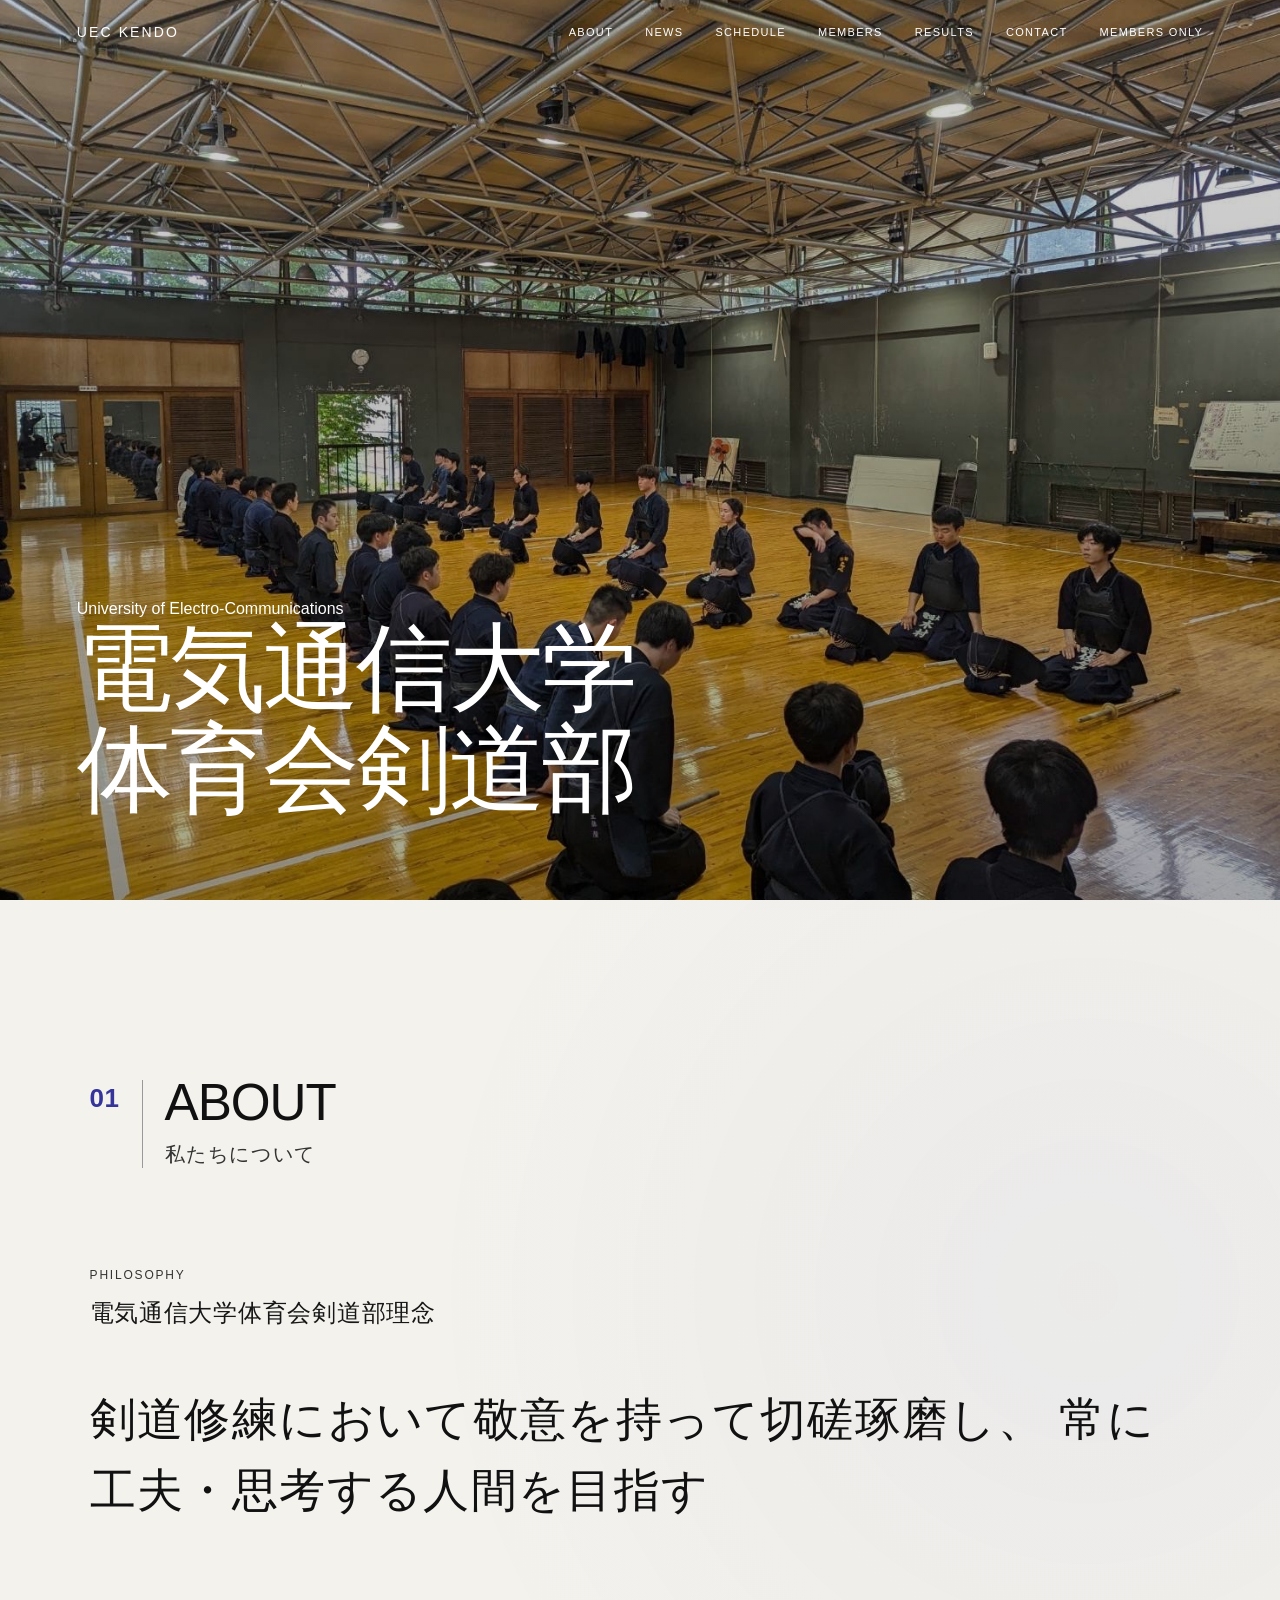
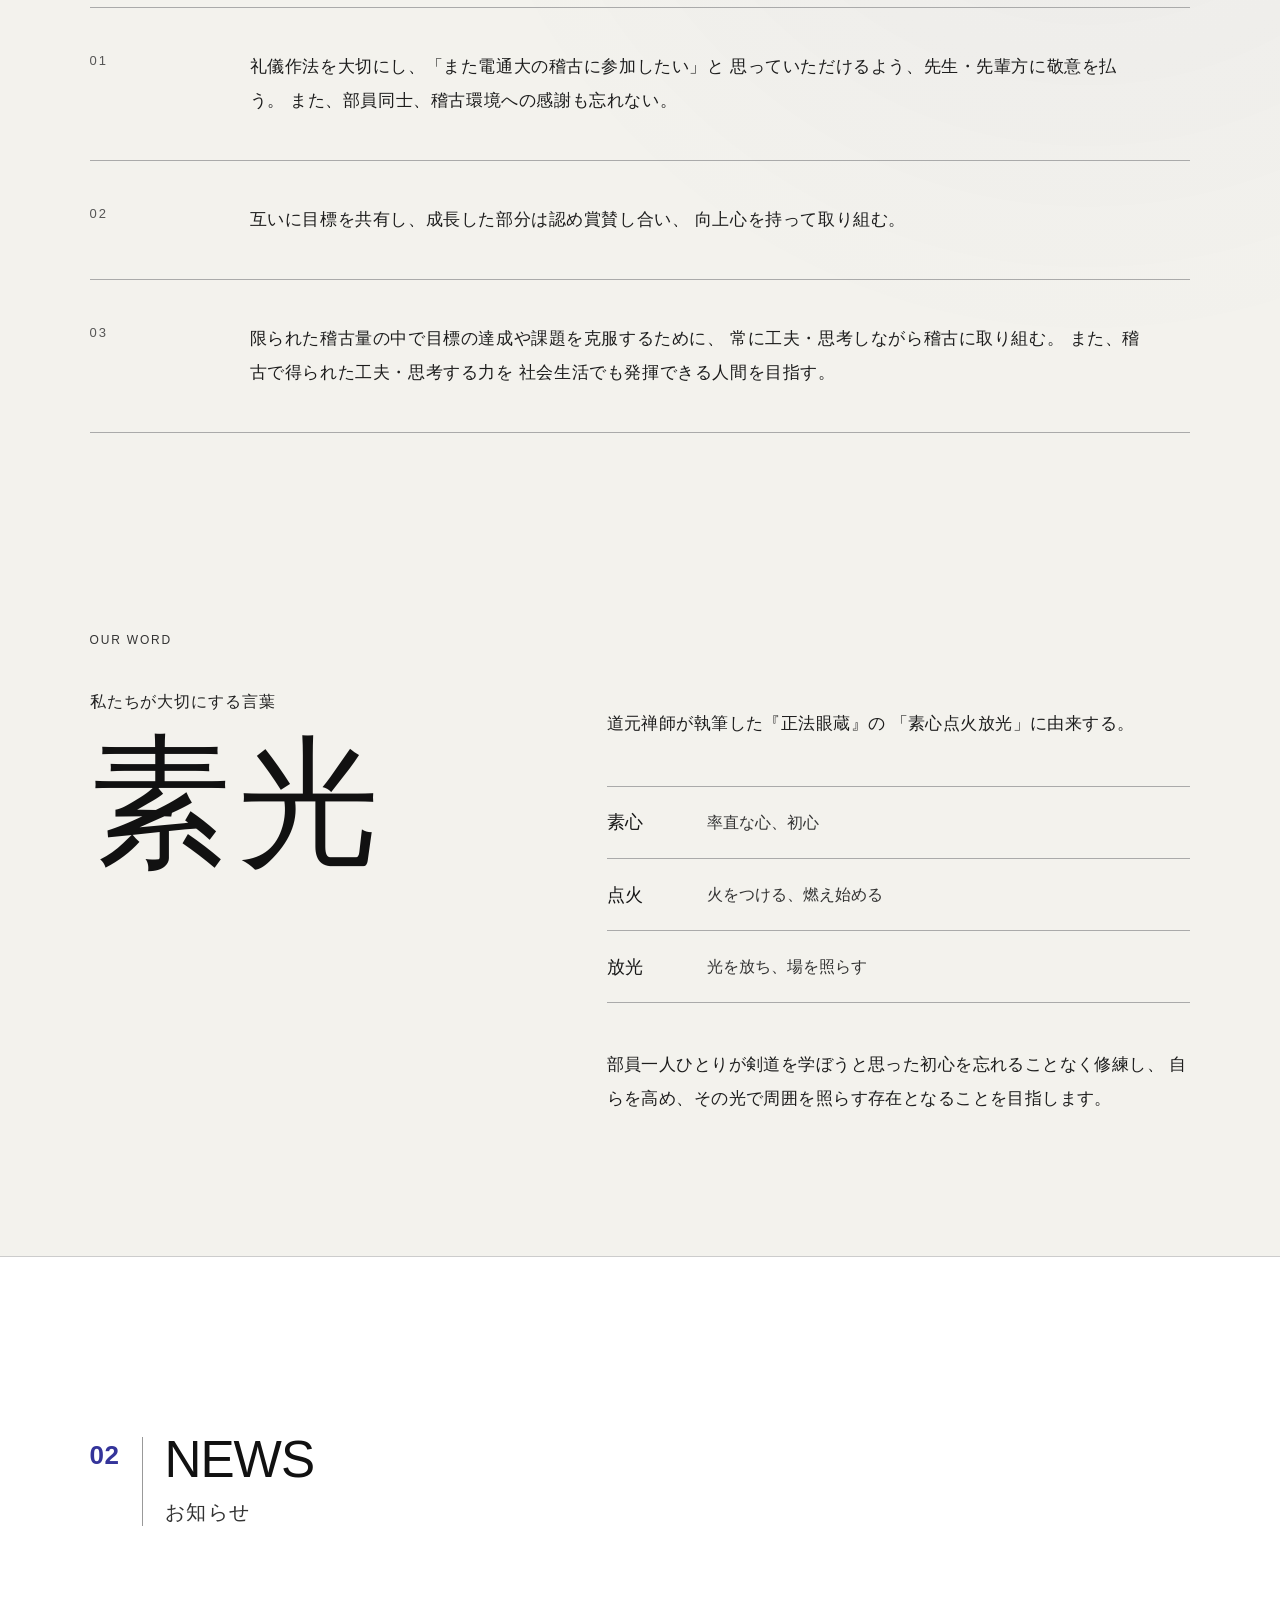
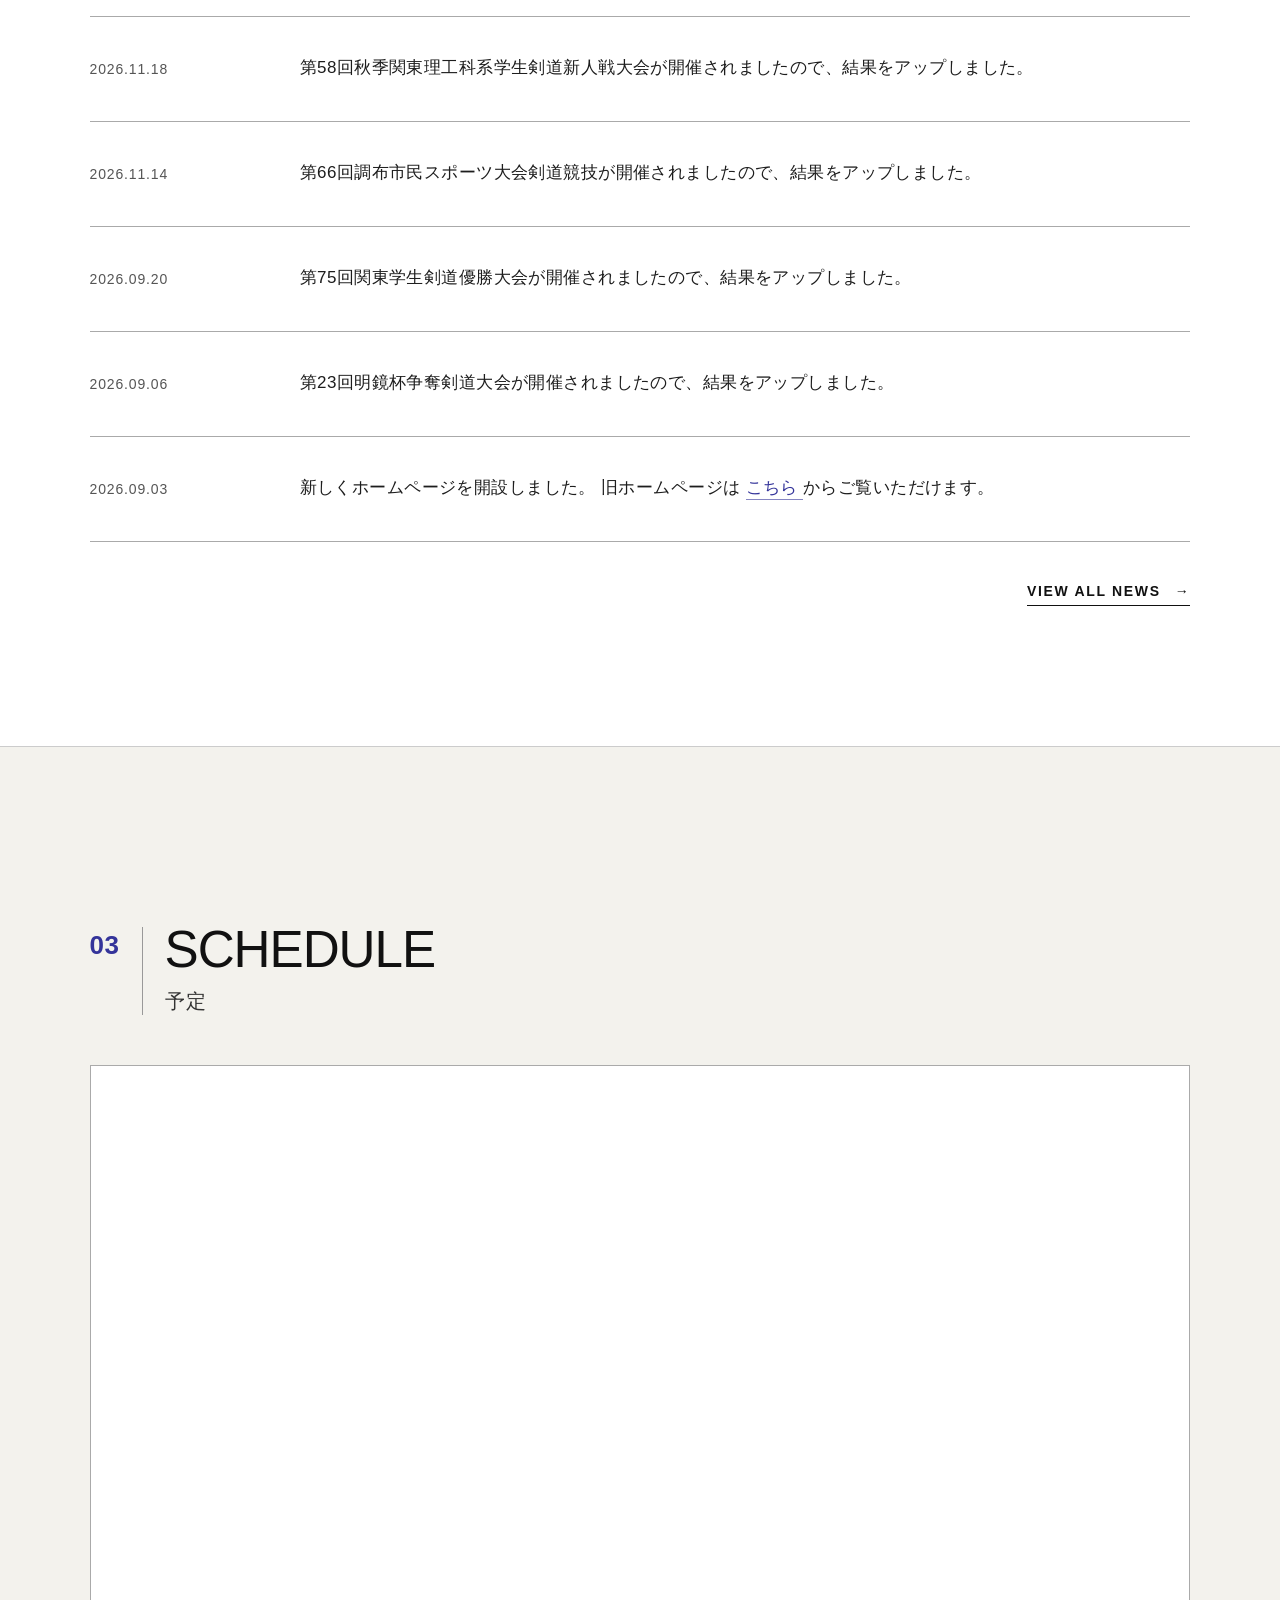
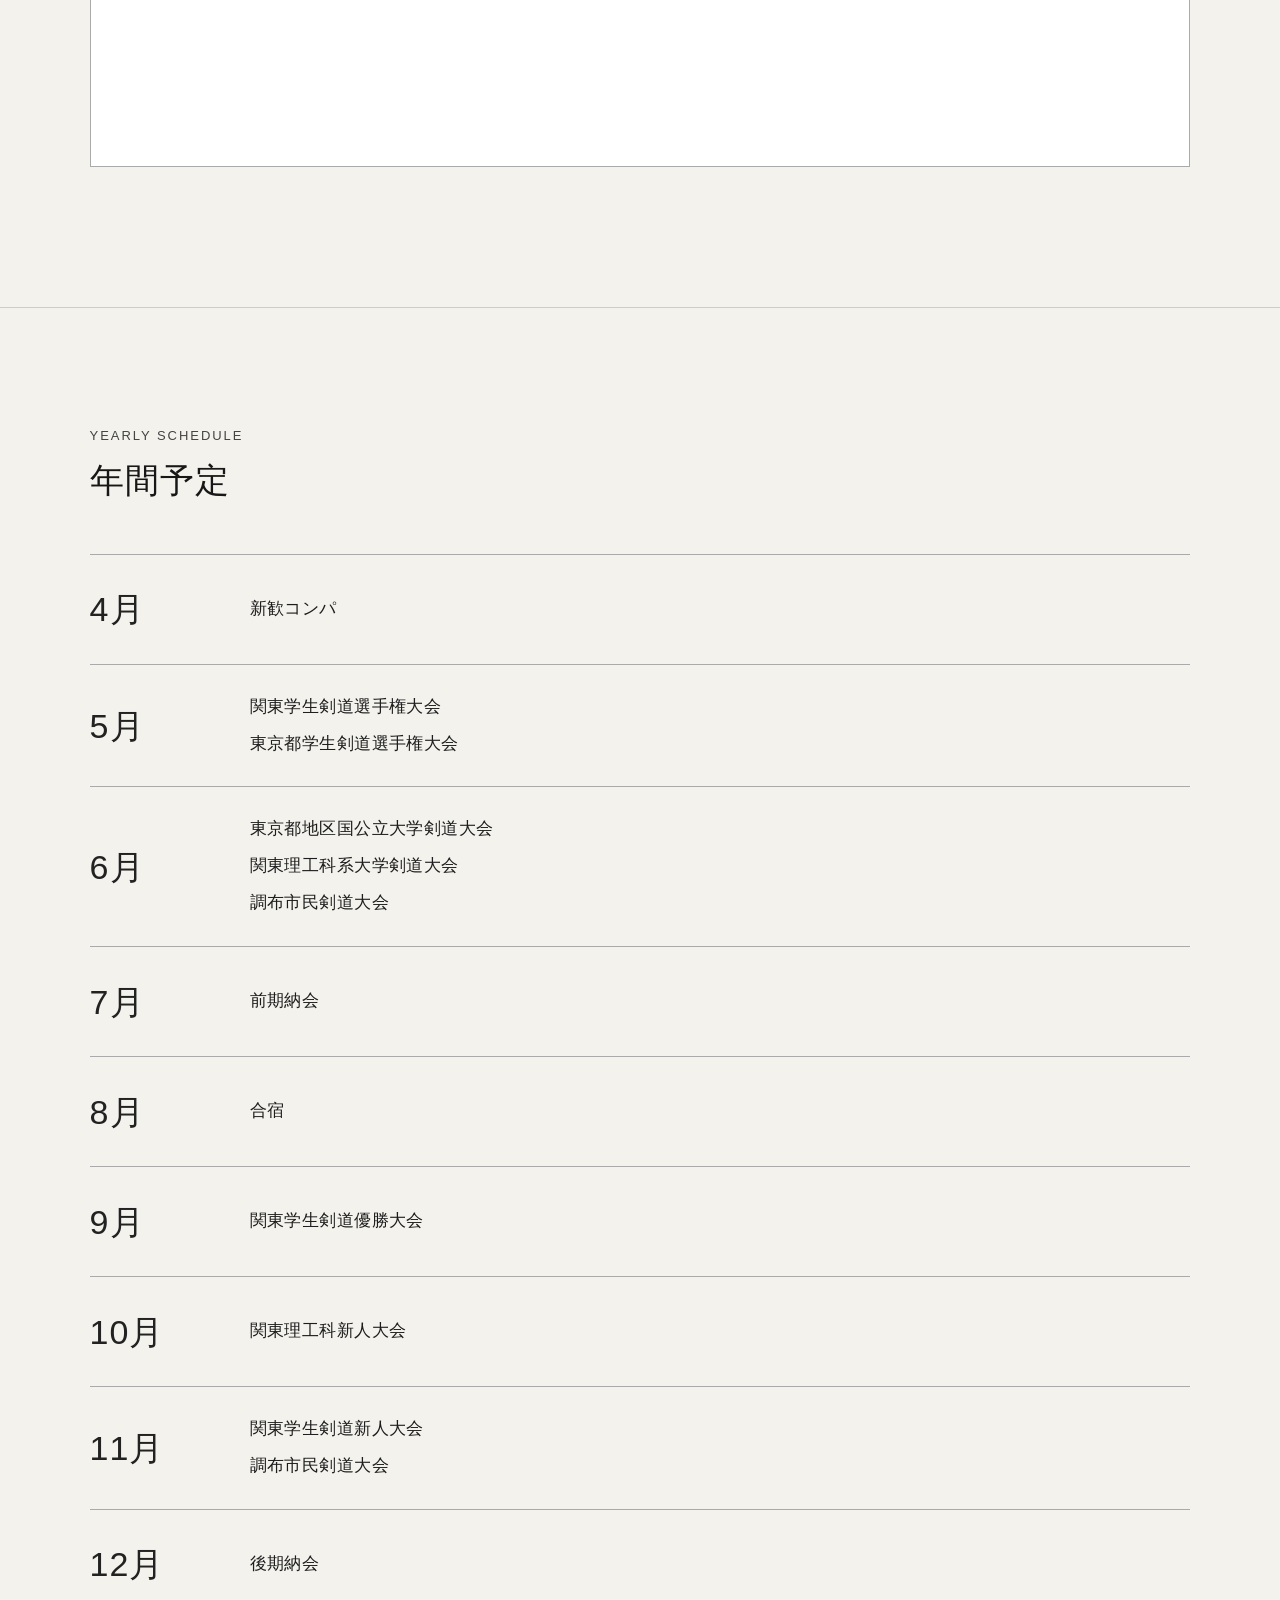
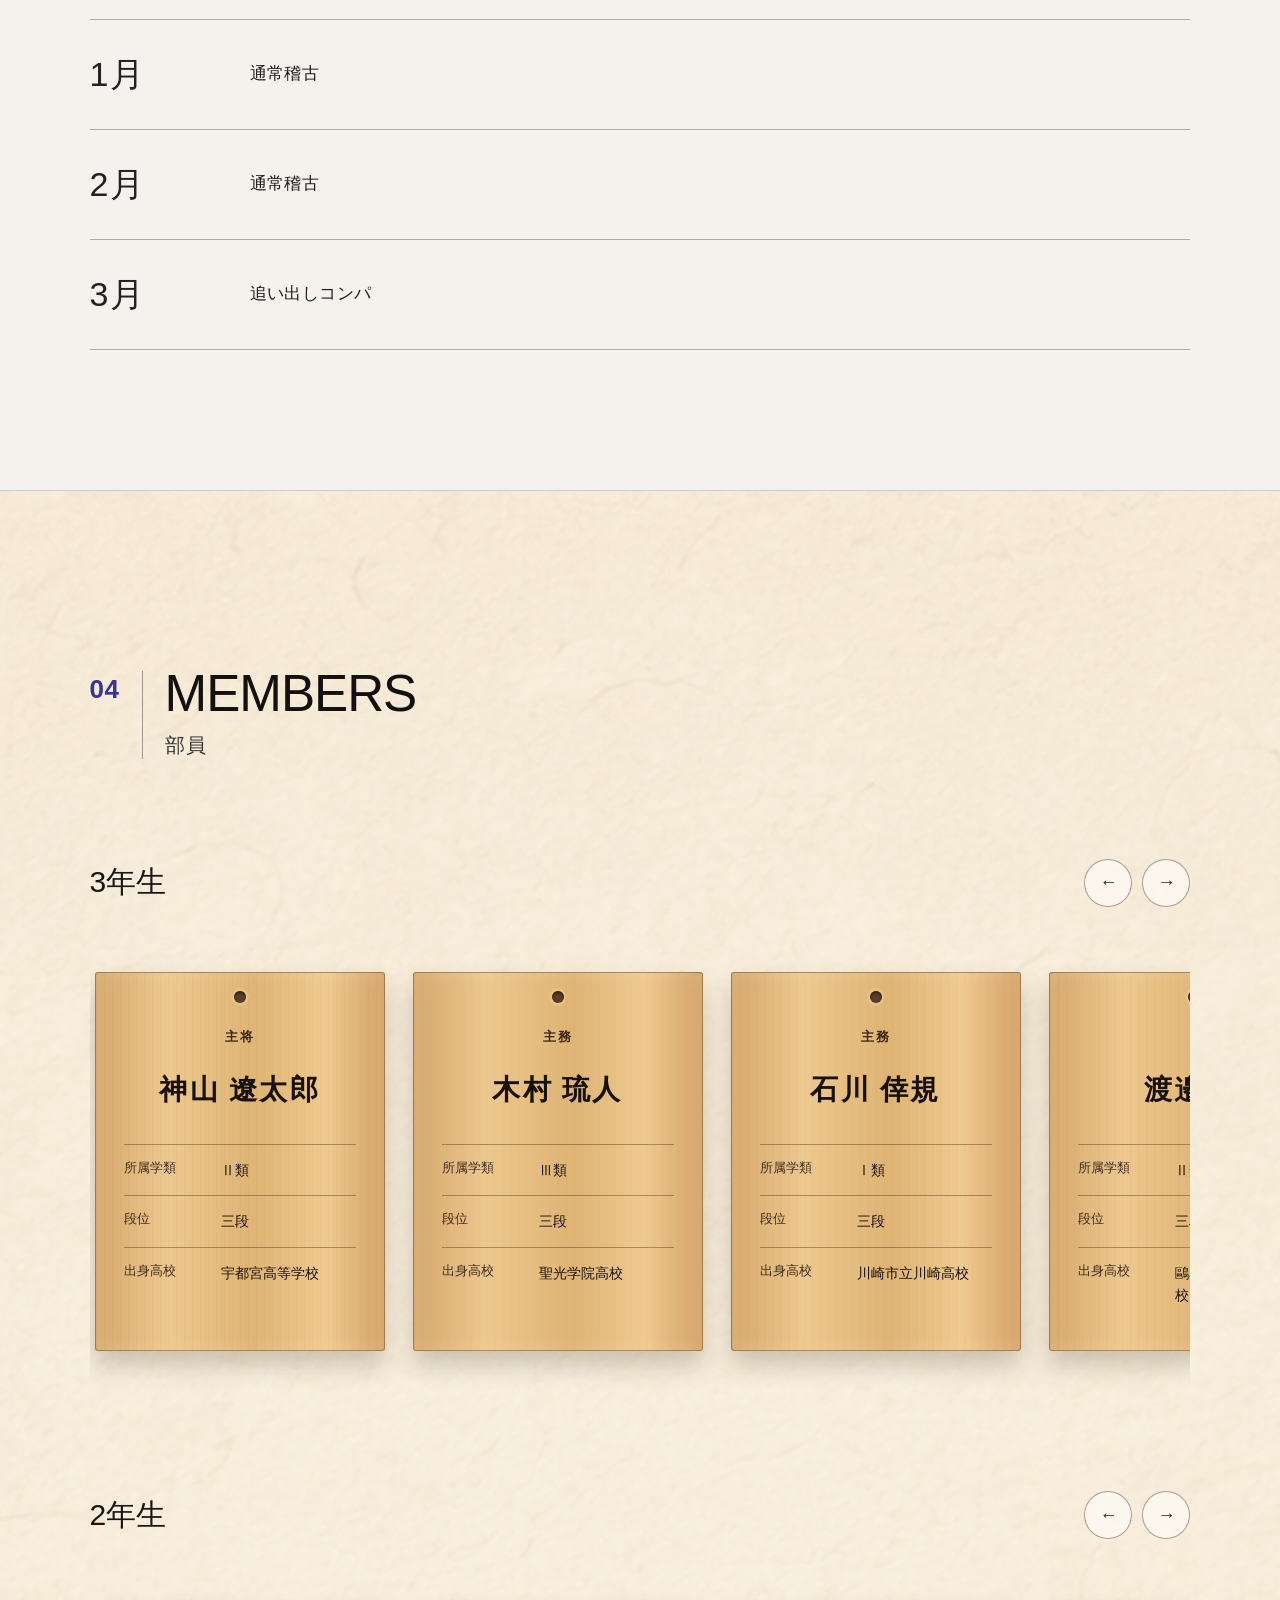
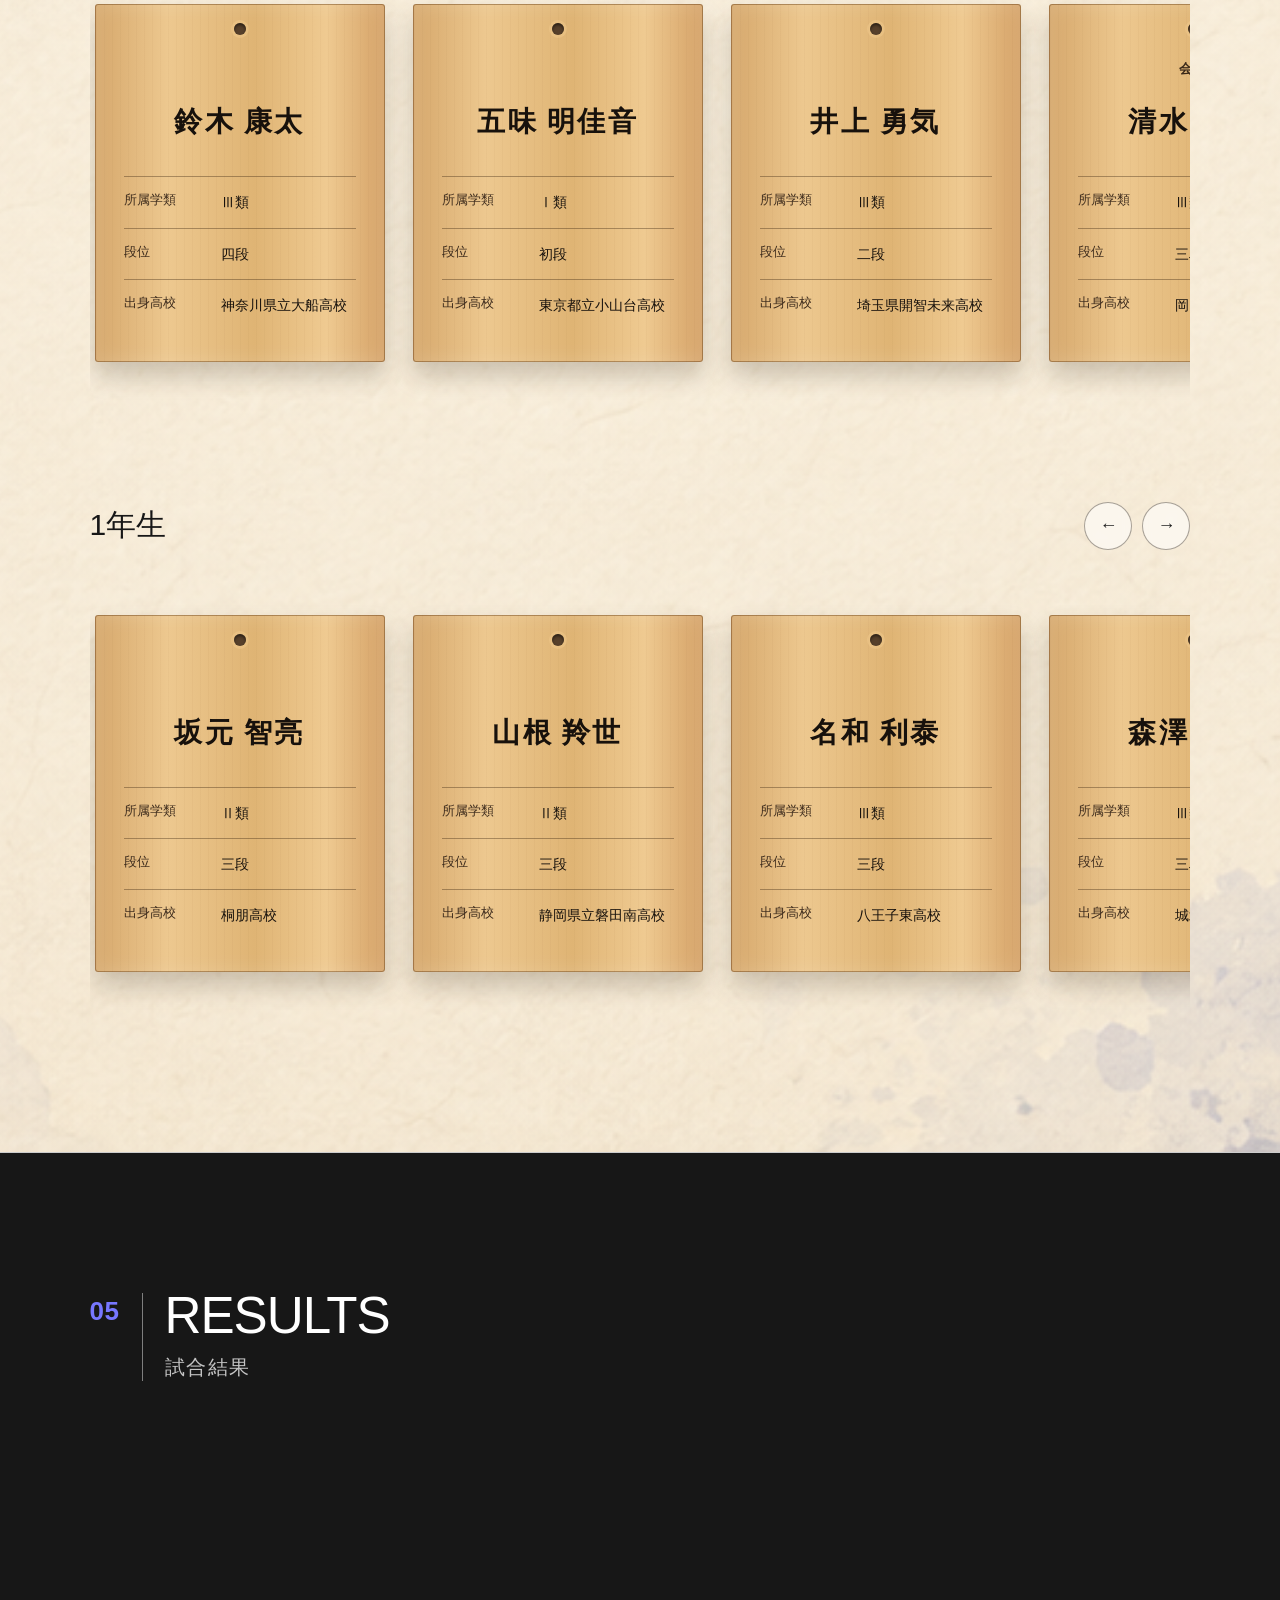
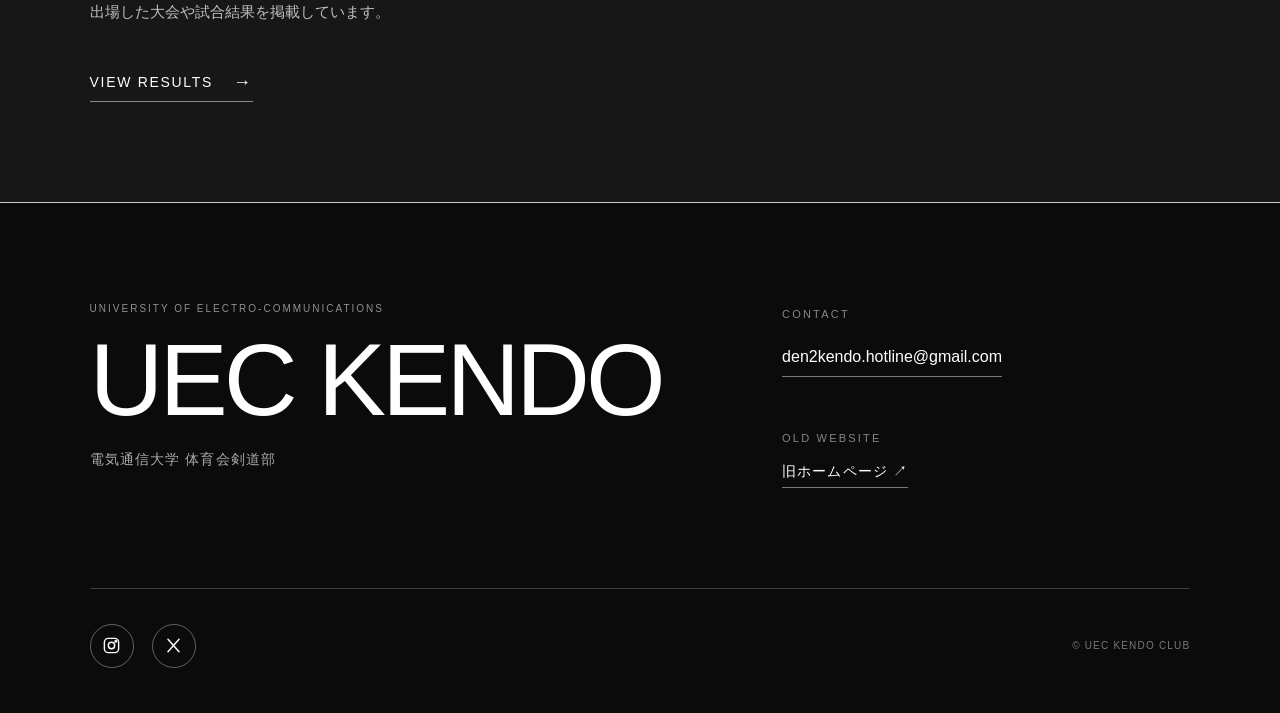
<file: index.html>
<!DOCTYPE html>
<html lang="ja">
<head>
  <meta charset="UTF-8">
  <meta name="viewport" content="width=device-width, initial-scale=1.0">

  <!-- Google Search Console -->
  <meta name="google-site-verification" content="XbkUp3fLFF2GaHaqzZ7g316whr19ufIUZogg21OQEZ8">

  <title>電気通信大学体育会剣道部</title>

  <meta
    name="description"
    content="電気通信大学体育会剣道部の公式ホームページです。稽古予定、大会結果、部員紹介、活動情報などを掲載しています。"
  >

  <meta
    name="keywords"
    content="電気通信大学剣道部, 電通大剣道, 電通大剣道部, UEC剣道部, 剣道部"
  >

  <link rel="canonical" href="https://ueckendo-homepage.onrender.com/">

  <!-- OGP -->
  <meta property="og:title" content="電気通信大学体育会剣道部">
  <meta
    property="og:description"
    content="電気通信大学体育会剣道部の公式ホームページです。稽古予定、大会結果、部員紹介、活動情報などを掲載しています。"
  >
  <meta property="og:type" content="website">
  <meta property="og:url" content="https://ueckendo-homepage.onrender.com/">
  <meta property="og:site_name" content="電気通信大学体育会剣道部">

  <!-- Google向けサイト名 -->
  <script type="application/ld+json">
  {
    "@context": "https://schema.org",
    "@type": "WebSite",
    "name": "電気通信大学体育会剣道部",
    "alternateName": [
      "電通大剣道部",
      "電気通信大学剣道部"
    ],
    "url": "https://ueckendo-homepage.onrender.com/"
  }
  </script>

  <link rel="stylesheet" href="css/style.css">
</head>

<body>


  <header class="header scrolled">

    <a href="index.html" class="logo">
      UEC KENDO
    </a>

  <nav class="nav">
    <a href="#about">ABOUT</a>
    <a href="#news">NEWS</a>
    <a href="#schedule">SCHEDULE</a>
    <a href="#members">MEMBERS</a>
    <a href="#results">RESULTS</a>
    <a href="#contact">CONTACT</a>
    <a href="https://ueckendo-app.onrender.com/members/login"class="members-only-link">MEMBERS ONLY</a>
  </nav>

  <!-- スマホ用ハンバーガーボタン -->
  <button class="menu-button" type="button" aria-label="メニューを開く">
    <span></span>
    <span></span>
    <span></span>
  </button>

  <!-- スマホ用メニュー -->
  <div class="mobile-menu">

    <nav class="mobile-nav">
      <a href="#about">ABOUT</a>
      <a href="#news">NEWS</a>
      <a href="#schedule">SCHEDULE</a>
      <a href="#members">MEMBERS</a>
      <a href="#results">RESULTS</a>
      <a href="#contact">CONTACT</a>
      <a href="https://ueckendo-app.onrender.com/members/login"class="members-only-link">MEMBERS ONLY</a>
    </nav>

  </div>

</header>

  <main>

    <section class="hero">
      <div class="hero-text">
        <p class="sub-title">University of Electro-Communications</p>
        <h1>
          電気通信大学<br>
          体育会剣道部
        </h1>
       
      </div>
    </section>

<!-- ========================
     ABOUT
======================== -->
<section id="about" class="section about-section">
<div class="section-title">
  <span class="section-number">01</span>

  <div class="section-title-text">
    <h2>ABOUT</h2>
    <p>私たちについて</p>
  </div>
</div>

  <!-- 理念 -->

  <div class="philosophy">

    <p class="small-title">PHILOSOPHY</p>

    <h3>電気通信大学体育会剣道部理念</h3>

    <p class="philosophy-main">
      剣道修練において敬意を持って切磋琢磨し、
      常に工夫・思考する人間を目指す
    </p>


    <div class="philosophy-list">

      <div class="philosophy-item">

        <span>01</span>

        <p>
          礼儀作法を大切にし、「また電通大の稽古に参加したい」と
          思っていただけるよう、先生・先輩方に敬意を払う。
          また、部員同士、稽古環境への感謝も忘れない。
        </p>

      </div>


      <div class="philosophy-item">

        <span>02</span>

        <p>
          互いに目標を共有し、成長した部分は認め賞賛し合い、
          向上心を持って取り組む。
        </p>

      </div>


      <div class="philosophy-item">

        <span>03</span>

        <p>
          限られた稽古量の中で目標の達成や課題を克服するために、
          常に工夫・思考しながら稽古に取り組む。
          また、稽古で得られた工夫・思考する力を
          社会生活でも発揮できる人間を目指す。
        </p>

      </div>

    </div>

  </div>


  <!-- 素光 -->

  <div class="soko">

    <p class="small-title">OUR WORD</p>

    <div class="soko-content">

      <div class="soko-title">
        <p>私たちが大切にする言葉</p>
        <h3>素光</h3>
      </div>


      <div class="soko-description">

        <p class="soko-origin">
          道元禅師が執筆した『正法眼蔵』の
          「素心点火放光」に由来する。
        </p>


        <dl class="soko-words">

          <div>
            <dt>素心</dt>
            <dd>率直な心、初心</dd>
          </div>

          <div>
            <dt>点火</dt>
            <dd>火をつける、燃え始める</dd>
          </div>

          <div>
            <dt>放光</dt>
            <dd>光を放ち、場を照らす</dd>
          </div>

        </dl>


        <p class="soko-message">
          部員一人ひとりが剣道を学ぼうと思った初心を忘れることなく修練し、
          自らを高め、その光で周囲を照らす存在となることを目指します。
        </p>

      </div>

    </div>

  </div>

</section>

<section id="news" class="section news-section">

  <div class="section-title">
    <span class="section-number">02</span>

    <div class="section-title-text">
      <h2>NEWS</h2>
      <p>お知らせ</p>
    </div>
  </div>

  <!-- news.htmlから最新5件を自動取得 -->
  <div class="news-list" id="home-news-list"></div>

  <div class="news-more">
    <a href="news.html" class="news-more-link">
      VIEW ALL NEWS
      <span>→</span>
    </a>
  </div>

</section>    

<!-- ========================
     SCHEDULE
======================== -->

<section id="schedule" class="section schedule-section">

 <div class="section-title">
  <span class="section-number">03</span>

  <div class="section-title-text">
    <h2>SCHEDULE</h2>
    <p>予定</p>
  </div>
</div>

  <div class="calendar-wrapper">

   <iframe src="https://calendar.google.com/calendar/embed?src=den2kendo.hotline%40gmail.com&ctz=Asia%2FTokyo" style="border: 0" width="800" height="600" frameborder="0" scrolling="no"></iframe>

  </div>

</section>    


<!-- ========================
     YEARLY SCHEDULE
======================== -->

<section class="section yearly-section">

  <div class="yearly-heading">
    <div>
      <p class="small-title">YEARLY SCHEDULE</p>
      <h3>年間予定</h3>
    </div>
  </div>

  <div class="yearly-list">

    <div class="yearly-item">
      <div class="yearly-month">4月</div>

      <div class="yearly-events">
        <span>新歓コンパ</span>
      </div>
    </div>

    <div class="yearly-item">
      <div class="yearly-month">5月</div>

      <div class="yearly-events">
        <span>関東学生剣道選手権大会</span>
        <span>東京都学生剣道選手権大会</span>
      </div>
    </div>

    <div class="yearly-item">
      <div class="yearly-month">6月</div>

      <div class="yearly-events">
        <span>東京都地区国公立大学剣道大会</span>
        <span>関東理工科系大学剣道大会</span>
        <span>調布市民剣道大会</span>
      </div>
    </div>

    <div class="yearly-item">
      <div class="yearly-month">7月</div>

      <div class="yearly-events">
        <span>前期納会</span>
      </div>
    </div>

  </div>

    <div class="yearly-item">
      <div class="yearly-month">8月</div>

      <div class="yearly-events">
        <span>合宿</span>
      </div>
    </div>

  </div>

    <div class="yearly-item">
      <div class="yearly-month">9月</div>

      <div class="yearly-events">
        <span>関東学生剣道優勝大会</span>
      </div>
    </div>

  </div>

    <div class="yearly-item">
      <div class="yearly-month">10月</div>

      <div class="yearly-events">
        <span>関東理工科新人大会</span>
      </div>
    </div>

  </div>

    <div class="yearly-item">
      <div class="yearly-month">11月</div>

      <div class="yearly-events">
        <span>関東学生剣道新人大会</span>
        <span>調布市民剣道大会</span>
      </div>
    </div>

  </div>

  <div class="yearly-item">
      <div class="yearly-month">12月</div>

      <div class="yearly-events">
        <span>後期納会</span>
      </div>
    </div>

  </div>

  <div class="yearly-item">
      <div class="yearly-month">1月</div>

      <div class="yearly-events">
        <span>通常稽古</span>
      </div>
    </div>

  </div>

  <div class="yearly-item">
      <div class="yearly-month">2月</div>

      <div class="yearly-events">
        <span>通常稽古</span>
      </div>
    </div>

  </div>

  <div class="yearly-item">
      <div class="yearly-month">3月</div>

      <div class="yearly-events">
        <span>追い出しコンパ</span>
      </div>
    </div>

  </div>

</section>

</section>

<section id="members" class="section members-section">

  <div class="section-title">
  <span class="section-number">04</span>

  <div class="section-title-text">
    <h2>MEMBERS</h2>
    <p>部員</p>
  </div>
</div>
  
  <!--4年生-->

  <!--3年生-->
  <div class="grade-block">

    <div class="grade-heading">
      <h3>3年生</h3>

      <div class="member-buttons">
        <button class="member-prev" aria-label="左へ">←</button>
        <button class="member-next" aria-label="右へ">→</button>
      </div>
    </div>

    <div class="member-slider">

      <article class="member-card">

        <p class="member-role">主将</p>

        <h4>神山 遼太郎</h4>

        <dl>
          <div>
            <dt>所属学類</dt>
            <dd>Ⅱ類</dd>
          </div>

          <div>
            <dt>段位</dt>
            <dd>三段</dd>
          </div>

          <div>
            <dt>出身高校</dt>
            <dd>宇都宮高等学校</dd>
          </div>
        </dl>

      </article>


      <article class="member-card">

        <p class="member-role">主務</p>

        <h4>木村 琉人</h4>

        <dl>
          <div>
            <dt>所属学類</dt>
            <dd>Ⅲ類</dd>
          </div>

          <div>
            <dt>段位</dt>
            <dd>三段</dd>
          </div>

          <div>
            <dt>出身高校</dt>
            <dd>聖光学院高校</dd>
          </div>
        </dl>

      </article>

      <article class="member-card">

        <p class="member-role">主務</p>

        <h4>石川 倖規</h4>

        <dl>
          <div>
            <dt>所属学類</dt>
            <dd>Ⅰ類</dd>
          </div>

          <div>
            <dt>段位</dt>
            <dd>三段</dd>
          </div>

          <div>
            <dt>出身高校</dt>
            <dd>川崎市立川崎高校</dd>
          </div>
        </dl>

      </article>

      <article class="member-card">

        <p class="member-role">　</p>

        <h4>渡邉 桃</h4>

        <dl>
          <div>
            <dt>所属学類</dt>
            <dd>Ⅱ類</dd>
          </div>

          <div>
            <dt>段位</dt>
            <dd>三段</dd>
          </div>

          <div>
            <dt>出身高校</dt>
            <dd>鷗友学園女子高等学校</dd>
          </div>
        </dl>

      </article>
      
      <article class="member-card">

        <p class="member-role">　</p>

        <h4>増澤 日路</h4>

        <dl>
          <div>
            <dt>所属学類</dt>
            <dd>Ⅲ類</dd>
          </div>

          <div>
            <dt>段位</dt>
            <dd>二段</dd>
          </div>

          <div>
            <dt>出身高校</dt>
            <dd>長野県松本県ヶ丘高校</dd>
          </div>
        </dl>

      </article>

    </div>
  </div>

<!--2年生-->

<div class="grade-block">

  <div class="grade-heading">
    <h3>2年生</h3>

    <div class="member-buttons">
      <button class="member-prev" type="button" aria-label="左へ">←</button>
      <button class="member-next" type="button" aria-label="右へ">→</button>
    </div>
  </div>

  <div class="member-slider">

    <article class="member-card">
      <p class="member-role">　</p>
      <h4>鈴木 康太</h4>

      <dl>
        <div>
          <dt>所属学類</dt>
          <dd>Ⅲ類</dd>
        </div>

        <div>
          <dt>段位</dt>
          <dd>四段</dd>
        </div>

        <div>
          <dt>出身高校</dt>
          <dd>神奈川県立大船高校</dd>
        </div>
      </dl>
    </article>


    <article class="member-card">
      <p class="member-role">　</p>
      <h4>五味 明佳音</h4>

      <dl>
        <div>
          <dt>所属学類</dt>
          <dd>Ⅰ類</dd>
        </div>

        <div>
          <dt>段位</dt>
          <dd>初段</dd>
        </div>

        <div>
          <dt>出身高校</dt>
          <dd>東京都立小山台高校</dd>
        </div>
      </dl>
    </article>


    <article class="member-card">
      <p class="member-role">　</p>
      <h4>井上 勇気</h4>

      <dl>
        <div>
          <dt>所属学類</dt>
          <dd>Ⅲ類</dd>
        </div>

        <div>
          <dt>段位</dt>
          <dd>二段</dd>
        </div>

        <div>
          <dt>出身高校</dt>
          <dd>埼玉県開智未来高校</dd>
        </div>
      </dl>
    </article>


    <article class="member-card">
      <p class="member-role">会計</p>
      <h4>清水 陽平</h4>

      <dl>
        <div>
          <dt>所属学類</dt>
          <dd>Ⅲ類</dd>
        </div>

        <div>
          <dt>段位</dt>
          <dd>三段</dd>
        </div>

        <div>
          <dt>出身高校</dt>
          <dd>岡山県岡山朝日高校</dd>
        </div>
      </dl>
    </article>

  </div>
</div>


<!--1年生-->

<div class="grade-block">

  <div class="grade-heading">
    <h3>1年生</h3>

    <div class="member-buttons">
      <button class="member-prev" type="button" aria-label="左へ">←</button>
      <button class="member-next" type="button" aria-label="右へ">→</button>
    </div>
  </div>

  <div class="member-slider">

    <article class="member-card">
      <p class="member-role">　</p>
      <h4>坂元 智亮</h4>

      <dl>
        <div>
          <dt>所属学類</dt>
          <dd>Ⅱ類</dd>
        </div>

        <div>
          <dt>段位</dt>
          <dd>三段</dd>
        </div>

        <div>
          <dt>出身高校</dt>
          <dd>桐朋高校</dd>
        </div>
      </dl>
    </article>


    <article class="member-card">
      <p class="member-role">　</p>
      <h4>山根 羚世</h4>

      <dl>
        <div>
          <dt>所属学類</dt>
          <dd>Ⅱ類</dd>
        </div>

        <div>
          <dt>段位</dt>
          <dd>三段</dd>
        </div>

        <div>
          <dt>出身高校</dt>
          <dd>静岡県立磐田南高校</dd>
        </div>
      </dl>
    </article>


    <article class="member-card">
      <p class="member-role">　</p>
      <h4>名和 利泰</h4>

      <dl>
        <div>
          <dt>所属学類</dt>
          <dd>Ⅲ類</dd>
        </div>

        <div>
          <dt>段位</dt>
          <dd>三段</dd>
        </div>

        <div>
          <dt>出身高校</dt>
          <dd>八王子東高校</dd>
        </div>
      </dl>
    </article>


    <article class="member-card">
      <p class="member-role">　</p>
      <h4>森澤 徳輔</h4>

      <dl>
        <div>
          <dt>所属学類</dt>
          <dd>Ⅲ類</dd>
        </div>

        <div>
          <dt>段位</dt>
          <dd>三段</dd>
        </div>

        <div>
          <dt>出身高校</dt>
          <dd>城北高校</dd>
        </div>
      </dl>
    </article>

  </div>
</div>
  


</section>    

<section id="results" class="section results">

  <div class="section-title">

    <span class="section-number">05</span>

    <div class="section-title-text">
      <h2>RESULTS</h2>
      <p>試合結果</p>
    </div>

  </div>


  <div class="results-content">

    <p>
      出場した大会や試合結果を掲載しています。
    </p>

    <a
      href="https://ueckendo-app.onrender.com/results"
      class="results-link"
      id="resultsLink"
    >
      VIEW RESULTS
    </a>

  </div>

</section>

  <!-- 試合結果ページ起動待ち画面 -->
  <div class="results-loading" id="resultsLoading" aria-hidden="true">
  
    <div class="results-loading-content">
    
      <p class="results-loading-small">
        UNIVERSITY OF ELECTRO-COMMUNICATIONS
      </p>
    
      <h2>UEC KENDO</h2>
    
      <p class="results-loading-text">
        試合結果を読み込んでいます
      </p>
    
      <div class="results-loading-dots">
        <span></span>
        <span></span>
        <span></span>
      </div>
    
    </div>
  
  </div>
  <!-- 部員専用ページ起動待ち画面 -->
<div class="results-loading" id="membersLoading" aria-hidden="true">

  <div class="results-loading-content">

    <p class="results-loading-small">
      UNIVERSITY OF ELECTRO-COMMUNICATIONS
    </p>

    <h2>UEC KENDO</h2>

    <p class="results-loading-text">
      部員専用ページを読み込んでいます
    </p>

    <div class="results-loading-dots">
      <span></span>
      <span></span>
      <span></span>
    </div>

  </div>

</div>
  </main>

  <footer id="contact" class="footer">

  <div class="footer-top">

    <div class="footer-title">
      <p class="footer-small">
        UNIVERSITY OF ELECTRO-COMMUNICATIONS
      </p>

      <h2>UEC KENDO</h2>

      <p class="footer-jp">
        電気通信大学 体育会剣道部
      </p>
    </div>


    <div class="footer-contact">

      <p class="footer-label">CONTACT</p>

      <a
        href="mailto:den2kendo.hotline@gmail.com"
        class="footer-mail">
        den2kendo.hotline@gmail.com
      </a>


      <div class="footer-old-site">

        <p class="footer-label">OLD WEBSITE</p>

        <a
          href="https://www.ueckendo.club.uec.ac.jp/index.html"
          target="_blank"
          rel="noopener noreferrer"
          class="footer-old-link">
          旧ホームページ ↗
        </a>

      </div>

    </div>

  </div>


  <div class="footer-bottom">

    <div class="footer-sns">

      <!-- Instagram -->
      <a
        href="https://www.instagram.com/_dentsudai_kendo1210?igsi=Zm1hY2VjYTFmczhw"
        target="_blank"
        rel="noopener noreferrer"
        aria-label="Instagram">

        <svg viewBox="0 0 24 24" aria-hidden="true">
          <rect x="3" y="3" width="18" height="18" rx="5"></rect>
          <circle cx="12" cy="12" r="4"></circle>
          <circle cx="17.5" cy="6.5" r="1"></circle>
        </svg>

      </a>


      <!-- X -->
      <a
        href="https://x.com/ueckendoclub?s=11"
        target="_blank"
        rel="noopener noreferrer"
        aria-label="X">

        <svg viewBox="0 0 24 24" aria-hidden="true">
          <path d="M5 4L19 20M19 4L5 20"></path>
        </svg>

      </a>

    </div>


    <p class="copyright">
      © UEC KENDO CLUB
    </p>

  </div>

</footer>

<script>
document.addEventListener("DOMContentLoaded", function () {
  const newsList = document.querySelector(".news-list");

  if (!newsList) return;

  const newsItems = Array.from(
    newsList.querySelectorAll(".news-item")
  );

  // 日付が新しい順に並べ替え
  newsItems.sort((a, b) => {
    const dateA = new Date(
      a.querySelector(".news-date").textContent.trim().replace(/\./g, "/")
    );
    const dateB = new Date(
      b.querySelector(".news-date").textContent.trim().replace(/\./g, "/")
    );

    return dateB - dateA;
  });

  // 最新3件だけ表示
  newsItems.forEach((item, index) => {
    newsList.appendChild(item);
    item.style.display = index < 5 ? "" : "none";
  });
});
</script>
<script src="js/main.js"></script>
</body>
</html>
</file>
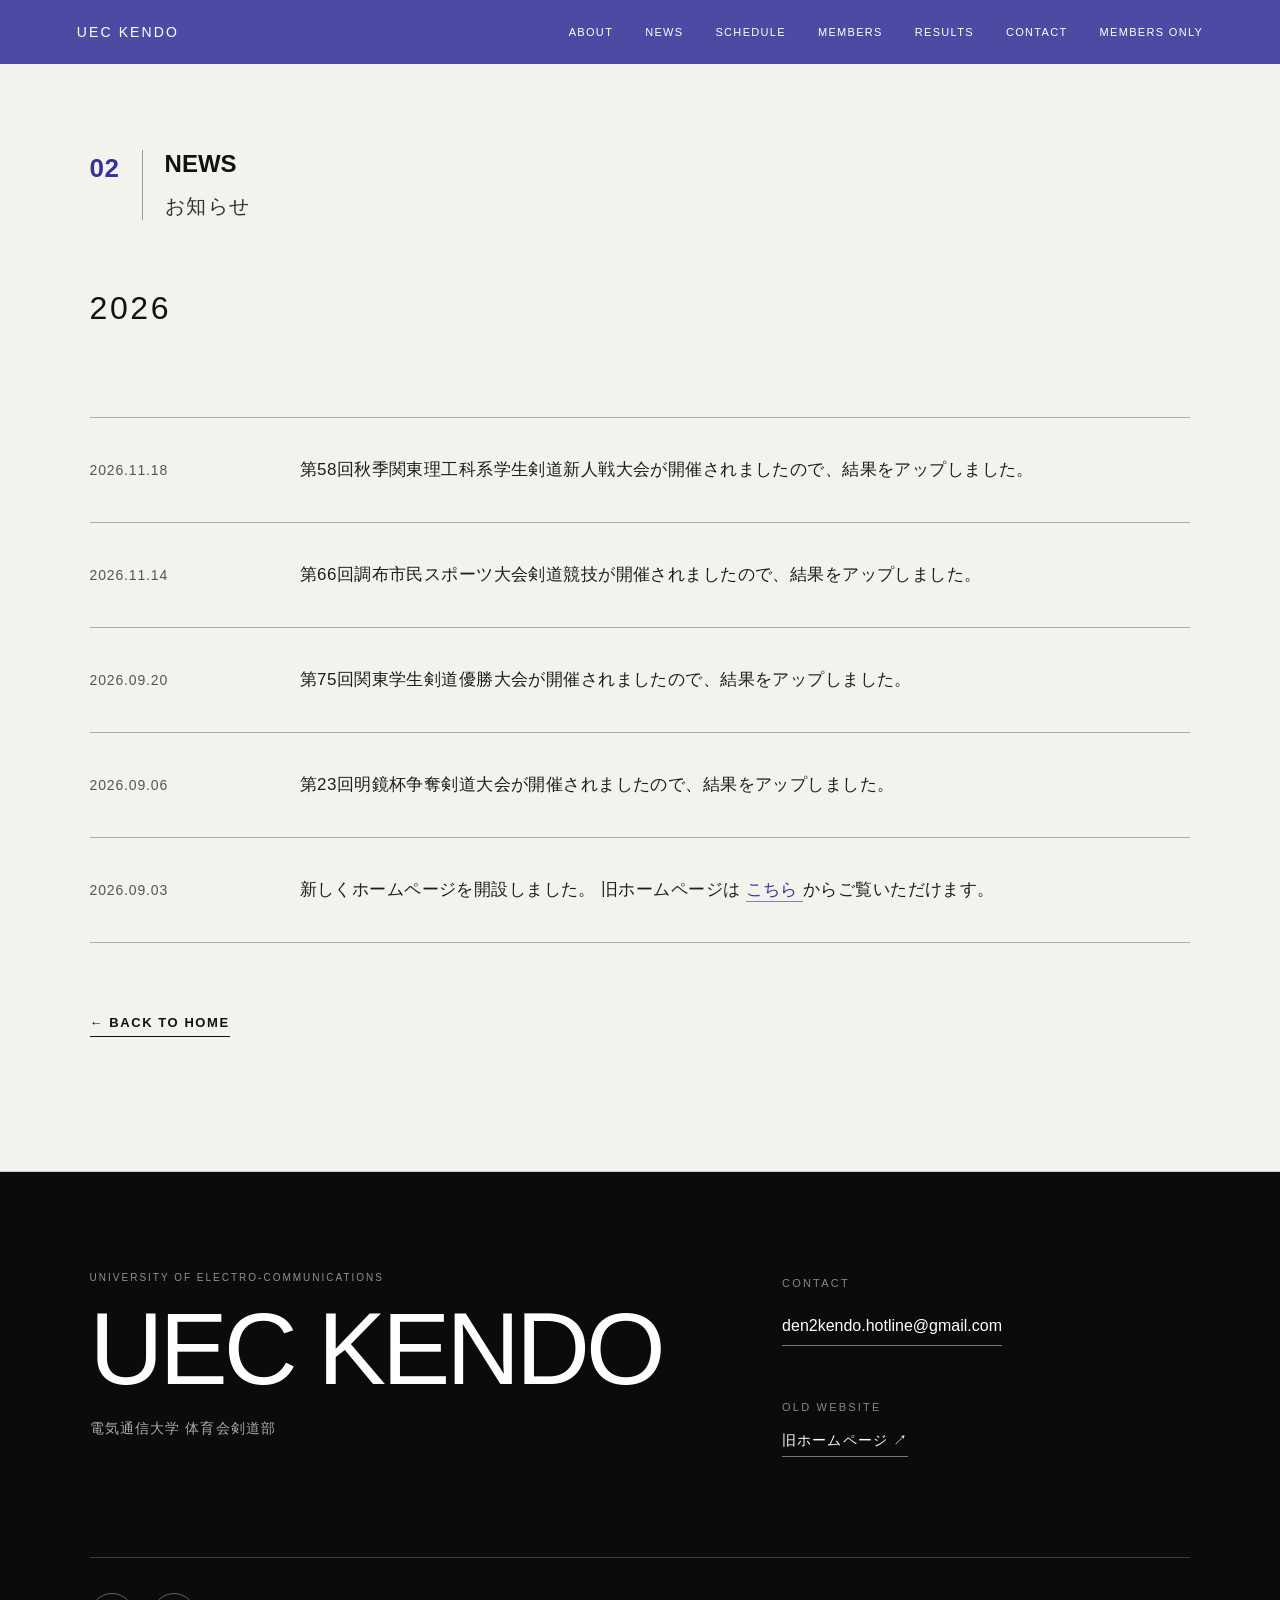
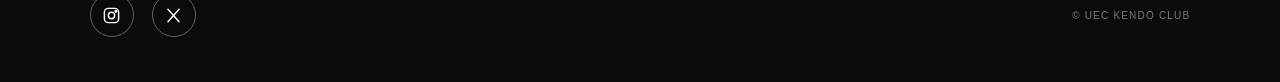
<file: news.html>
<!DOCTYPE html>
<html lang="ja">

<head>
  <meta charset="UTF-8">
  <meta name="viewport" content="width=device-width, initial-scale=1.0">

  <title>お知らせ | 電気通信大学体育会剣道部</title>

  <meta
    name="description"
    content="電気通信大学体育会剣道部のお知らせ一覧です。大会結果、稽古予定、活動情報などを掲載しています。"
  >

  <link rel="stylesheet" href="css/style.css">
</head>

<body>

  <header class="header scrolled">

    <a href="index.html" class="logo">
      UEC KENDO
    </a>

    <nav class="nav">
      <a href="index.html#about">ABOUT</a>
      <a href="index.html#news">NEWS</a>
      <a href="index.html#schedule">SCHEDULE</a>
      <a href="index.html#members">MEMBERS</a>
      <a href="index.html#results">RESULTS</a>
      <a href="index.html#contact">CONTACT</a>
      <a
        href="https://ueckendo-app.onrender.com/members/login"
        class="members-only-link"
      >
        MEMBERS ONLY
      </a>
    </nav>

    <button
      class="menu-button"
      type="button"
      aria-label="メニューを開く"
    >
      <span></span>
      <span></span>
      <span></span>
    </button>

    <div class="mobile-menu">

      <nav class="mobile-nav">
        <a href="index.html#about">ABOUT</a>
        <a href="index.html#news">NEWS</a>
        <a href="index.html#schedule">SCHEDULE</a>
        <a href="index.html#members">MEMBERS</a>
        <a href="index.html#results">RESULTS</a>
        <a href="index.html#contact">CONTACT</a>
        <a
          href="https://ueckendo-app.onrender.com/members/login"
          class="members-only-link"
        >
          MEMBERS ONLY
        </a>
      </nav>

    </div>

  </header>


  <main>

    <section class="section news-page">

      <div class="section-title">

        <span class="section-number">02</span>

        <div class="section-title-text">
          <h1>NEWS</h1>
          <p>お知らせ</p>
        </div>

      </div>


      <div class="news-year">

        <h2>2026</h2>

        <div class="news-list">

          <article class="news-item">
            <p class="news-date">2026.11.18</p>

            <p class="news-title">
              第58回秋季関東理工科系学生剣道新人戦大会が開催されましたので、結果をアップしました。
            </p>
          </article>

          <article class="news-item">
            <p class="news-date">2026.11.14</p>

            <p class="news-title">
              第66回調布市民スポーツ大会剣道競技が開催されましたので、結果をアップしました。
            </p>
          </article>

          <article class="news-item">
            <p class="news-date">2026.09.20</p>

            <p class="news-title">
              第75回関東学生剣道優勝大会が開催されましたので、結果をアップしました。
            </p>
          </article>


          <article class="news-item">
            <p class="news-date">2026.09.06</p>

            <p class="news-title">
              第23回明鏡杯争奪剣道大会が開催されましたので、結果をアップしました。
            </p>
          </article>


          <article class="news-item">
            <p class="news-date">2026.09.03</p>

            <p class="news-title">
              新しくホームページを開設しました。
              旧ホームページは

              <a
                href="https://www.ueckendo.club.uec.ac.jp/index.html"
                target="_blank"
                rel="noopener noreferrer"
              >
                こちら
              </a>

              からご覧いただけます。
            </p>
          </article>

        </div>

      </div>

      <div class="news-back">
        <a href="index.html#news">
          ← BACK TO HOME
        </a>
      </div>

    </section>

  </main>


  <footer id="contact" class="footer">

    <div class="footer-top">

      <div class="footer-title">

        <p class="footer-small">
          UNIVERSITY OF ELECTRO-COMMUNICATIONS
        </p>

        <h2>UEC KENDO</h2>

        <p class="footer-jp">
          電気通信大学 体育会剣道部
        </p>

      </div>


      <div class="footer-contact">

        <p class="footer-label">CONTACT</p>

        <a
          href="mailto:den2kendo.hotline@gmail.com"
          class="footer-mail"
        >
          den2kendo.hotline@gmail.com
        </a>

        <div class="footer-old-site">

          <p class="footer-label">OLD WEBSITE</p>

          <a
            href="https://www.ueckendo.club.uec.ac.jp/index.html"
            target="_blank"
            rel="noopener noreferrer"
            class="footer-old-link"
          >
            旧ホームページ ↗
          </a>

        </div>

      </div>

    </div>


    <div class="footer-bottom">

      <div class="footer-sns">

        <a
          href="https://www.instagram.com/_dentsudai_kendo1210?igsi=Zm1hY2VjYTFmczhw"
          target="_blank"
          rel="noopener noreferrer"
          aria-label="Instagram"
        >
          <svg viewBox="0 0 24 24" aria-hidden="true">
            <rect x="3" y="3" width="18" height="18" rx="5"></rect>
            <circle cx="12" cy="12" r="4"></circle>
            <circle cx="17.5" cy="6.5" r="1"></circle>
          </svg>
        </a>

        <a
          href="https://x.com/ueckendoclub?s=11"
          target="_blank"
          rel="noopener noreferrer"
          aria-label="X"
        >
          <svg viewBox="0 0 24 24" aria-hidden="true">
            <path d="M5 4L19 20M19 4L5 20"></path>
          </svg>
        </a>

      </div>

      <p class="copyright">
        © UEC KENDO CLUB
      </p>

    </div>

  </footer>

  <script src="js/main.js"></script>

</body>
</html>
</file>
<file: css/style.css>
* {
  margin: 0;
  padding: 0;
  box-sizing: border-box;
}

html {
  scroll-behavior: smooth;
}

body {
  font-family:
    "Helvetica Neue",
    "Hiragino Kaku Gothic ProN",
    "Yu Gothic",
    sans-serif;

  background: #f3f2ed;
  color: #111;
}


/* ========================
   HEADER
======================== */

.header {
  position: fixed;
  top: 0;
  left: 0;

  width: 100%;
  padding: 24px 6%;

  display: flex;
  justify-content: space-between;
  align-items: center;

  z-index: 1000;

  /* MAINでは透明 */
  background: transparent;

  transition:
    background 0.35s ease,
    backdrop-filter 0.35s ease,
    box-shadow 0.35s ease;
}


/* MAINを抜けた後 */

.header.scrolled {
  background: rgba(52, 52, 154, 0.88);

  backdrop-filter: blur(12px);
  -webkit-backdrop-filter: blur(12px);

  box-shadow: 0 1px 0 rgba(255, 255, 255, 0.1);
}


/* ロゴ */

.logo {
  position: relative;
  z-index: 201;

  color: #fff;

  font-size: 14px;
  font-weight: 500;
  letter-spacing: 0.15em;
}


/* PCナビ */

.nav {
  display: flex;
  align-items: center;
  gap: 32px;
}

.nav a {
  color: #fff;

  text-decoration: none;

  font-size: 11px;
  letter-spacing: 0.12em;

  transition: opacity 0.2s;
}

.nav a:hover {
  opacity: 0.55;
}


/* アンカー移動時にヘッダーが被らない */

html {
  scroll-behavior: smooth;
  scroll-padding-top: 90px;
}

/* ========================
   HAMBURGER MENU
======================== */

.menu-button {
  display: none;

  position: relative;
  z-index: 201;

  width: 44px;
  height: 44px;

  padding: 0;

  border: none;
  background: transparent;

  cursor: pointer;
}

.menu-button span {
  position: absolute;
  left: 7px;

  width: 30px;
  height: 1px;

  background: #fff;

  transition:
    top 0.3s,
    transform 0.3s,
    opacity 0.3s;
}

.menu-button span:nth-child(1) {
  top: 13px;
}

.menu-button span:nth-child(2) {
  top: 21px;
}

.menu-button span:nth-child(3) {
  top: 29px;
}


/* ========================
   MOBILE MENU
======================== */

.mobile-menu {
  position: fixed;

  top: 75px;
  right: 5%;

  width: min(320px, 90vw);

  padding: 25px;

  background: rgba(52, 52, 154, 0.72);

  backdrop-filter: blur(14px);
  -webkit-backdrop-filter: blur(14px);

  border: 1px solid rgba(255, 255, 255, 0.35);

  border-radius: 16px;

  opacity: 0;
  visibility: hidden;

  transform: translateY(-10px);

  z-index: 200;

  transition:
    opacity 0.25s,
    visibility 0.25s,
    transform 0.25s;
}

.mobile-nav {
  display: flex;
  flex-direction: column;
}

.mobile-nav a {
  padding: 14px 4px;

  border-bottom: 1px solid rgba(255, 255, 255, 0.35);

  color: #fff;

  text-decoration: none;

  font-size: 18px;
  letter-spacing: 0.08em;
}

.mobile-nav a:last-child {
  border-bottom: none;
}


/* 開いた状態 */

.header.menu-open .mobile-menu {
  opacity: 1;
  visibility: visible;

  transform: translateY(0);
}


/* 三本線 → × */

.header.menu-open .menu-button span:nth-child(1) {
  top: 21px;
  transform: rotate(45deg);
}

.header.menu-open .menu-button span:nth-child(2) {
  opacity: 0;
}

.header.menu-open .menu-button span:nth-child(3) {
  top: 21px;
  transform: rotate(-45deg);
}


/* ========================
   SMARTPHONE
======================== */

@media (max-width: 800px) {

  .header {
    padding: 24px 6%;
  }

  .nav {
    display: none;
  }

  .logo {
    display: block;
    position: relative;
    z-index: 201;
  }

  .menu-button {
    display: block;
  }

}

/* ========================
   HERO
======================== */

.hero {
  position: relative;

  min-height: 100vh;

  display: flex;
  align-items: flex-end;

  padding:
    120px
    6%
    80px;

  background:
    linear-gradient(
      rgba(0, 0, 0, 0.15),
      rgba(0, 0, 0, 0.35)
    ),
    url("../images/main.jpg");

  background-size: cover;
  background-position: center;

  color: #fff;
}

.hero-content {
  width: 100%;
}

.hero-en {
  margin-bottom: 25px;

  font-size: 12px;

  letter-spacing: 0.28em;
}

.hero h1 {
  font-size: clamp(52px, 7.5vw, 118px);

  line-height: 1.05;

  font-weight: 500;

  letter-spacing: -0.03em;
}

.hero-copy {
  margin-top: 35px;

  font-size: 18px;

  letter-spacing: 0.25em;
}

.scroll {
  position: absolute;

  right: 4%;
  bottom: 45px;

  font-size: 10px;

  letter-spacing: 0.25em;

  writing-mode: vertical-rl;
}


/* ========================
   COMMON SECTION
======================== */

.section {
  padding:180px 7% 140px;

  border-bottom: 1px solid #ccc;
}


/* セクション見出し全体 */

.section-title {
  display: flex;
  align-items: flex-start;

  gap: 22px;
}


/* 01、02、03、04 */

.section-number {
  padding-top: 5px;

  font-size: 26px;
  font-weight: 600;
  line-height: 1;

  color: #34349a;

  letter-spacing: 0.05em;
}


/* 縦線より右側 */

.section-title-text {
  padding-left: 22px;

  border-left: 1px solid #999;
}


/* ABOUT、NEWS、MEMBERSなど */

.section-title-text h2 {
  margin: 0;

  font-size: clamp(36px, 4vw, 58px);

  line-height: 0.9;

  font-weight: 400;
  letter-spacing: -0.02em;
}


/* 日本語サブタイトル */

.section-title-text p {
  margin-top: 14px;

  font-size: 20px;
  line-height: 1.4;

  letter-spacing: 0.08em;

  color: #333;
}


/* ========================
   SMARTPHONE
======================== */

@media (max-width: 800px) {

  .section {
    padding:
      90px
      6%;
  }

  .section-title {
    gap: 14px;
  }

  .section-number {
    padding-top: 4px;

    font-size: 20px;
  }

  .section-title-text {
    padding-left: 14px;
  }

  .section-title-text h2 {
    font-size: 36px;
  }

  .section-title-text p {
    margin-top: 10px;

    font-size: 15px;
  }

}




/* ========================
   ABOUT
======================== */

.about-section {
  overflow: hidden;

  background:
    radial-gradient(
      circle at 85% 20%,
      rgba(52, 52, 154, 0.045),
      transparent 35%
    ),
    #f3f2ed;
}


/* ========================
   SECTION TITLE
======================== */

.section-title {
  display: flex;
  align-items: flex-start;

  gap: 22px;
}


.section-number {
  padding-top: 5px;

  font-size: 26px;
  font-weight: 600;
  line-height: 1;

  color: #34349a;

  letter-spacing: 0.02em;
}


.section-title-text {
  padding-left: 22px;

  border-left: 1px solid #999;
}


.section-title-text h2 {
  margin: 0;

  font-size: clamp(36px, 4vw, 58px);
  line-height: 0.9;

  font-weight: 400;
  letter-spacing: -0.02em;

  color: #111;
}


.section-title-text p {
  margin-top: 14px;

  font-size: 20px;
  line-height: 1.4;

  letter-spacing: 0.08em;

  color: #333;
}


/* ========================
   PHILOSOPHY
======================== */

.philosophy {
  margin-top: 100px;
}


.small-title {
  margin: 0;

  font-size: 12px;
  font-weight: 500;

  letter-spacing: 0.15em;

  color: #333;
}


.philosophy h3 {
  margin-top: 15px;

  font-size: 24px;
  font-weight: 500;

  letter-spacing: 0.03em;

  color: #171717;
}


/* 理念の大きな文章 */

.philosophy-main {
  max-width: 1100px;

  margin-top: 55px;
  margin-bottom: 80px;

  font-size: clamp(28px, 3.6vw, 54px);
  font-weight: 400;

  line-height: 1.55;
  letter-spacing: 0.03em;

  color: #111;

  word-break: normal;
  overflow-wrap: normal;
}


/* ========================
   PHILOSOPHY LIST
======================== */

.philosophy-list {
  border-top: 1px solid #aaa;
}


.philosophy-item {
  display: grid;
  grid-template-columns: 120px 1fr;

  gap: 40px;

  padding: 42px 0;

  border-bottom: 1px solid #aaa;
}


/* 01 02 03 */

.philosophy-item > span {
  padding-top: 3px;

  font-size: 13px;
  font-weight: 500;

  letter-spacing: 0.15em;

  color: #555;
}


/* 本文 */

.philosophy-item p {
  max-width: 900px;

  margin: 0;

  font-size: 17px;
  font-weight: 400;

  line-height: 2;
  letter-spacing: 0.035em;

  color: #1d1d1d;
}


/* ========================
   SOKO
======================== */

.soko {
  margin-top: 160px;
  padding-top: 40px;
}


.soko-content {
  display: grid;
  grid-template-columns: 1fr 1.4fr;

  gap: 100px;

  margin-top: 45px;
}


/* 私たちが大切にする言葉 */

.soko-title > p {
  margin: 0 0 20px;

  font-size: 16px;
  font-weight: 400;

  letter-spacing: 0.06em;

  color: #222;
}


/* 素光 */

.soko-title h3 {
  margin: 0;

  font-size: clamp(80px, 11vw, 160px);
  line-height: 1;

  font-weight: 400;
  letter-spacing: 0.05em;

  color: #111;
}


/* ========================
   SOKO DESCRIPTION
======================== */

.soko-description {
  padding-top: 15px;
}


/* 由来 */

.soko-origin {
  margin: 0;

  font-size: 17px;
  font-weight: 400;

  line-height: 2;
  letter-spacing: 0.025em;

  color: #1d1d1d;
}


/* ========================
   素心・点火・放光
======================== */

.soko-words {
  margin-top: 45px;

  border-top: 1px solid #aaa;
}


.soko-words > div {
  display: grid;
  grid-template-columns: 100px 1fr;

  align-items: center;

  padding: 22px 0;

  border-bottom: 1px solid #aaa;
}


/* 素心など */

.soko-words dt {
  font-size: 18px;
  font-weight: 500;

  color: #171717;
}


/* 意味 */

.soko-words dd {
  margin: 0;

  font-size: 16px;
  font-weight: 400;

  line-height: 1.7;

  color: #333;
}


/* ========================
   最後の説明文
======================== */

.soko-message {
  margin-top: 45px;

  font-size: 17px;
  font-weight: 400;

  line-height: 2;
  letter-spacing: 0.025em;

  color: #1d1d1d;
}


/* ========================
   ABOUT - SMARTPHONE
======================== */

@media (max-width: 800px) {

  /* SECTION TITLE */

  .section-title {
    gap: 14px;
  }


  .section-number {
    padding-top: 4px;

    font-size: 20px;
  }


  .section-title-text {
    padding-left: 14px;
  }


  .section-title-text h2 {
    font-size: 36px;
  }


  .section-title-text p {
    margin-top: 10px;

    font-size: 16px;
  }


  /* PHILOSOPHY */

  .philosophy {
    margin-top: 70px;
  }


  .small-title {
    font-size: 11px;
  }


  .philosophy h3 {
    margin-top: 12px;

    font-size: 20px;
    line-height: 1.6;
  }


  .philosophy-main {
    margin-top: 40px;
    margin-bottom: 60px;

    font-size: 26px;
    line-height: 1.6;

    letter-spacing: 0.02em;
  }


  .philosophy-item {
    grid-template-columns: 42px 1fr;

    gap: 14px;

    padding: 30px 0;
  }


  .philosophy-item > span {
    font-size: 11px;
  }


  .philosophy-item p {
    font-size: 15px;

    line-height: 1.9;
    letter-spacing: 0.02em;
  }


  /* SOKO */

  .soko {
    margin-top: 100px;
    padding-top: 20px;
  }


  .soko-content {
    grid-template-columns: 1fr;

    gap: 50px;

    margin-top: 35px;
  }


  .soko-title > p {
    font-size: 14px;
  }


  .soko-title h3 {
    font-size: 90px;
  }


  .soko-description {
    padding-top: 0;
  }


  .soko-origin {
    font-size: 15px;

    line-height: 1.9;
  }


  .soko-words {
    margin-top: 35px;
  }


  .soko-words > div {
    grid-template-columns: 80px 1fr;

    padding: 19px 0;
  }


  .soko-words dt {
    font-size: 17px;
  }


  .soko-words dd {
    font-size: 14px;
  }


  .soko-message {
    margin-top: 35px;

    font-size: 15px;

    line-height: 1.9;
  }

}

/* ========================
   NEWS
======================== */

#news {
  background: #fff;
}


/* ニュース一覧 */

.news-list {
  margin-top: 90px;

  border-top: 1px solid #aaa;
}


/* 1件 */

.news-item {
  min-height: 105px;

  display: grid;
  grid-template-columns: 180px 1fr;
  align-items: center;

  gap: 30px;

  padding: 24px 0;

  border-bottom: 1px solid #aaa;
}


/* 日付 */

.news-date {
  margin: 0;

  font-size: 14px;
  font-weight: 500;

  letter-spacing: 0.06em;

  color: #555;

  white-space: nowrap;
}


/* お知らせ本文 */

.news-title {
  margin: 0;

  font-size: 17px;
  font-weight: 400;

  line-height: 1.8;
  letter-spacing: 0.025em;

  color: #1d1d1d;
}


/* 本文内のリンク */

.news-title a {
  color: #34349a;

  font-weight: 500;
  text-decoration: none;

  padding-bottom: 2px;

  border-bottom: 1px solid rgba(52, 52, 154, 0.6);

  transition:
    opacity 0.2s,
    border-color 0.2s;
}


.news-title a:hover {
  opacity: 0.6;

  border-color: #34349a;
}


/* ========================
   NEWS - SMARTPHONE
======================== */

@media (max-width: 800px) {

  .news-list {
    margin-top: 60px;
  }


  .news-item {
    display: block;

    min-height: 0;

    padding: 25px 0;
  }


  .news-date {
    margin-bottom: 10px;

    font-size: 12px;
  }


  .news-title {
    width: 100%;

    font-size: 15px;

    line-height: 1.8;
    letter-spacing: 0.02em;
  }

}

/* ========================
   SCHEDULE
======================== */

#schedule {
  background: #f3f2ed;
}

.schedule-section {
  overflow: hidden;
}


/* ========================
   今月の予定
======================== */

.schedule-heading {
  margin-top: 90px;
}

.schedule-heading .small-title {
  font-size: 13px;
  font-weight: 500;

  letter-spacing: 0.15em;

  color: #444;
}

.schedule-heading h3 {
  margin-top: 15px;

  font-size: 34px;
  font-weight: 500;

  letter-spacing: 0.03em;

  color: #171717;
}


/* ========================
   GOOGLE CALENDAR
======================== */

.calendar-wrapper {
  width: 100%;

  margin-top: 50px;

  overflow: hidden;

  border: 1px solid #aaa;

  background: #fff;
}

.calendar-wrapper iframe {
  display: block;

  width: 100%;
  height: 700px;

  border: 0;
}


/* ========================
   YEARLY SCHEDULE
======================== */

.yearly-section {
  padding-top: 120px;

  background: #f3f2ed;
}

.yearly-heading {
  margin-bottom: 50px;
}

.yearly-heading .small-title {
  font-size: 13px;
  font-weight: 500;

  letter-spacing: 0.15em;

  color: #444;
}

.yearly-heading h3 {
  margin-top: 15px;

  font-size: 34px;
  font-weight: 500;

  letter-spacing: 0.03em;

  color: #171717;
}


/* ========================
   年間予定一覧
======================== */

.yearly-list {
  border-top: 1px solid #aaa;
}

.yearly-item {
  min-height: 110px;

  display: grid;
  grid-template-columns: 140px 1fr;

  align-items: center;

  gap: 20px;

  padding: 28px 0;

  border-bottom: 1px solid #aaa;
}


/* 月 */

.yearly-month {
  font-size: 34px;
  font-weight: 400;

  line-height: 1;

  letter-spacing: 0.03em;

  color: #222;
}


/* 大会・行事 */

.yearly-events {
  display: flex;
  flex-direction: column;

  gap: 8px;

  font-size: 17px;
  font-weight: 400;

  line-height: 1.7;
  letter-spacing: 0.025em;

  color: #1d1d1d;
}

.yearly-events span {
  white-space: nowrap;
}


/* ========================
   SCHEDULE - SMARTPHONE
======================== */

@media (max-width: 800px) {

  /* 今月 */

  .schedule-heading {
    margin-top: 60px;
  }

  .schedule-heading .small-title {
    font-size: 11px;
  }

  .schedule-heading h3 {
    margin-top: 12px;

    font-size: 27px;
  }


  /* カレンダー */

  .calendar-wrapper {
    margin-top: 35px;
  }

  .calendar-wrapper iframe {
    height: 600px;
  }


  /* 年間予定 */

  .yearly-section {
    padding-top: 90px;
  }

  .yearly-heading {
    margin-bottom: 35px;
  }

  .yearly-heading .small-title {
    font-size: 11px;
  }

  .yearly-heading h3 {
    margin-top: 12px;

    font-size: 27px;
  }


  /* 一覧 */

  .yearly-item {
    grid-template-columns: 70px 1fr;

    min-height: 90px;

    gap: 15px;

    padding: 22px 0;
  }

  .yearly-month {
    font-size: 25px;
  }

  .yearly-events {
    gap: 6px;

    font-size: 15px;
    line-height: 1.7;
  }

  .yearly-events span {
    white-space: normal;
  }

}


/* ========================
   MEMBERS
======================== */

.members-section {
  position: relative;
  overflow: hidden;

  background-image:
    linear-gradient(
      rgba(247, 242, 229, 0.35),
      rgba(247, 242, 229, 0.35)
    ),
    url("../images/members-bg.png");

  background-size: cover;
  background-position: center;
  background-repeat: no-repeat;

  color: #171717;
}


/* ========================
   GRADE
======================== */

.grade-block {
  margin-top: 100px;
}

.grade-heading {
  display: flex;
  justify-content: space-between;
  align-items: center;

  margin-bottom: 40px;
}

.grade-heading h3 {
  font-size: 30px;
  font-weight: 500;
}


/* ========================
   BUTTONS
======================== */

.member-buttons {
  display: flex;
  gap: 10px;
}

.member-buttons button {
  width: 48px;
  height: 48px;

  border: 1px solid rgba(40, 30, 20, 0.4);
  border-radius: 50%;

  background: rgba(255, 255, 255, 0.55);

  backdrop-filter: blur(4px);
  -webkit-backdrop-filter: blur(4px);

  color: #222;

  font-size: 18px;

  cursor: pointer;

  transition:
    background 0.25s,
    color 0.25s,
    transform 0.25s;
}

.member-buttons button:hover {
  background: #34349a;
  color: #fff;

  transform: scale(1.05);
}


/* ========================
   MEMBER SLIDER
======================== */

.member-slider {
  display: flex;

  gap: 28px;

  overflow-x: hidden;

  padding: 25px 5px 40px;

  scroll-behavior: smooth;
  scrollbar-width: none;
}

.member-slider::-webkit-scrollbar {
  display: none;
}


/* ========================
   WOOD CARD
======================== */

.member-card {
  position: relative;

  flex: 0 0 290px;

  min-height: 340px;

  padding: 55px 28px 30px;

  border: 1px solid rgba(105, 68, 31, 0.45);

  border-radius: 3px;

  background:
    repeating-linear-gradient(
      90deg,
      rgba(120, 75, 30, 0.035) 0px,
      rgba(120, 75, 30, 0.035) 1px,
      transparent 1px,
      transparent 8px
    ),
    linear-gradient(
      90deg,
      #d6a86c 0%,
      #edc88f 25%,
      #dfb474 55%,
      #efca91 80%,
      #d5a267 100%
    );

  box-shadow:
    0 14px 24px rgba(50, 35, 20, 0.22),
    inset 0 0 20px rgba(255, 255, 255, 0.15);

  color: #20170f;

  text-align: center;

  transition:
    transform 0.3s,
    box-shadow 0.3s;
}


/* 穴 */

.member-card::before {
  content: "";

  position: absolute;

  top: 18px;
  left: 50%;

  width: 12px;
  height: 12px;

  transform: translateX(-50%);

  border-radius: 50%;

  background: #57402b;

  box-shadow:
    inset 0 2px 3px rgba(0, 0, 0, 0.5),
    0 0 0 3px rgba(255, 220, 160, 0.25);
}


/* hover */

.member-card:hover {
  transform: translateY(-8px);

  box-shadow:
    0 20px 32px rgba(50, 35, 20, 0.28),
    inset 0 0 20px rgba(255, 255, 255, 0.15);
}


/* ========================
   CARD TEXT
======================== */

.member-role {
  margin-bottom: 25px;

  font-size: 13px;
  font-weight: 600;
  letter-spacing: 0.15em;

  color: #3a2818;
}

.member-card h4 {
  margin-bottom: 35px;

  font-family:
    "Yu Mincho",
    "Hiragino Mincho ProN",
    serif;

  font-size: 28px;
  font-weight: 600;

  letter-spacing: 0.08em;

  color: #17110c;
}

.member-card dl {
  margin: 0;
}

.member-card dl > div {
  display: grid;
  grid-template-columns: 85px 1fr;

  gap: 12px;

  padding: 14px 0;

  border-top: 1px solid rgba(55, 35, 15, 0.38);

  text-align: left;
}

.member-card dt {
  font-size: 13px;
  font-weight: 500;

  color: #3d2b1c;
}

.member-card dd {
  margin: 0;

  font-size: 14px;
  font-weight: 500;
  line-height: 1.6;

  color: #17110c;
}


/* ========================
   MEMBERS - SMARTPHONE
======================== */

@media (max-width: 800px) {

  .members-section {
    background-position: center top;
    background-size: auto 100%;
  }

  .grade-block {
    margin-top: 70px;
  }

  .grade-heading {
    margin-bottom: 25px;
  }

  .grade-heading h3 {
    font-size: 24px;
  }

  .member-buttons button {
    width: 42px;
    height: 42px;
  }

  .member-slider {
    gap: 20px;
    padding-top: 20px;
  }

  .member-card {
    flex: 0 0 78vw;

    max-width: 300px;

    min-height: 320px;

    padding: 50px 25px 28px;
  }

  .member-card h4 {
    font-size: 26px;
  }

}


/* ========================
   RESULTS
======================== */

#results {
  background: #171717;
  color: #fff;
}


/* セクション全体 */

.results {
  min-height: 650px;

  padding: 140px 7% 100px;

  display: flex;
  flex-direction: column;
  justify-content: space-between;

  background: #171717;
  color: #fff;
}


/* ========================
   RESULTS TITLE
======================== */

/* 05 */

#results .section-number {
  color: #7777ff;
}


/* 縦線 */

#results .section-title-text {
  border-left-color: rgba(255, 255, 255, 0.45);
}


/* RESULTS */

#results .section-title-text h2 {
  color: #fff;
}


/* 試合結果 */

#results .section-title-text p {
  color: rgba(255, 255, 255, 0.75);
}


/* ========================
   RESULTS CONTENT
======================== */

.results-content {
  margin-top: 100px;
}


/* 説明文 */

.results-content p {
  max-width: 650px;

  font-size: 15px;
  line-height: 2;

  color: rgba(255, 255, 255, 0.72);
}


/* 試合結果ページへのリンク */

.results-link {
  display: inline-flex;
  align-items: center;

  gap: 20px;

  margin-top: 45px;

  padding-bottom: 8px;

  border-bottom: 1px solid rgba(255, 255, 255, 0.5);

  color: #fff;

  text-decoration: none;

  font-size: 14px;
  letter-spacing: 0.12em;

  transition:
    opacity 0.3s,
    gap 0.3s;
}

.results-link:hover {
  gap: 30px;
  opacity: 0.7;
}


/* 矢印 */

.results-link::after {
  content: "→";

  font-size: 18px;
}


/* ========================
   RESULTS - SMARTPHONE
======================== */

@media (max-width: 800px) {

  .results {
    min-height: 500px;

    padding: 110px 6% 80px;
  }

  #results .section-number {
    font-size: 20px;
  }

  #results .section-title-text h2 {
    font-size: 36px;
  }

  #results .section-title-text p {
    font-size: 16px;
  }

  .results-content {
    margin-top: 70px;
  }

  .results-content p {
    font-size: 14px;
    line-height: 1.9;
  }

  .results-link {
    margin-top: 35px;

    font-size: 13px;
  }

}

/* ========================
   FOOTER
======================== */

.footer {
  min-height: 500px;

  padding: 100px 7% 45px;

  display: flex;
  flex-direction: column;
  justify-content: space-between;

  background: #0b0b0b;
  color: #fff;
}


/* ========================
   FOOTER TOP
======================== */

.footer-top {
  display: grid;
  grid-template-columns: 1.5fr 1fr;

  gap: 80px;
}


/* 左側 */

.footer-small {
  margin: 0 0 20px;

  font-size: 10px;
  letter-spacing: 0.2em;

  color: rgba(255, 255, 255, 0.55);
}


.footer-title h2 {
  margin: 0;

  font-size: clamp(55px, 8vw, 120px);
  line-height: 0.9;

  font-weight: 400;
  letter-spacing: -0.04em;

  color: #fff;
}


.footer-jp {
  margin: 25px 0 0;

  font-size: 14px;
  letter-spacing: 0.08em;

  color: rgba(255, 255, 255, 0.65);
}


/* ========================
   CONTACT
======================== */

.footer-contact {
  padding-top: 5px;
}


.footer-label {
  margin: 0 0 25px;

  font-size: 11px;
  letter-spacing: 0.2em;

  color: rgba(255, 255, 255, 0.5);
}


.footer-mail {
  display: inline-block;

  padding-bottom: 7px;

  border-bottom: 1px solid rgba(255, 255, 255, 0.45);

  color: #fff;

  text-decoration: none;

  font-size: 16px;
  line-height: 1.5;

  transition:
    opacity 0.25s,
    border-color 0.25s;
}


.footer-mail:hover {
  opacity: 0.6;

  border-color: rgba(255, 255, 255, 0.8);
}


/* ========================
   FOOTER BOTTOM
======================== */

.footer-bottom {
  display: flex;
  justify-content: space-between;
  align-items: center;

  gap: 40px;

  margin-top: 100px;
  padding-top: 35px;

  border-top: 1px solid rgba(255, 255, 255, 0.2);
}


/* ========================
   SNS ICONS
======================== */

.footer-sns {
  display: flex;
  align-items: center;

  gap: 18px;
}


.footer-sns a {
  width: 44px;
  height: 44px;

  display: flex;
  align-items: center;
  justify-content: center;

  border: 1px solid rgba(255, 255, 255, 0.35);
  border-radius: 50%;

  color: #fff;

  text-decoration: none;

  transition:
    background 0.25s,
    color 0.25s,
    border-color 0.25s,
    transform 0.25s;
}


.footer-sns svg {
  width: 19px;
  height: 19px;

  fill: none;
  stroke: currentColor;

  stroke-width: 1.8;
  stroke-linecap: round;
  stroke-linejoin: round;
}


.footer-sns a:hover {
  background: #fff;
  color: #0b0b0b;

  border-color: #fff;

  transform: translateY(-3px);
}


/* ========================
   COPYRIGHT
======================== */

.copyright {
  margin: 0;

  font-size: 10px;
  letter-spacing: 0.12em;

  color: rgba(255, 255, 255, 0.45);
}

/* ========================
   OLD WEBSITE
======================== */

.footer-old-site {
  margin-top: 55px;
}

.footer-old-site .footer-label {
  margin-bottom: 18px;
}

.footer-old-link {
  display: inline-block;

  padding-bottom: 6px;

  border-bottom: 1px solid rgba(255, 255, 255, 0.45);

  color: #fff;
  text-decoration: none;

  font-size: 14px;
  letter-spacing: 0.08em;

  transition:
    opacity 0.25s,
    border-color 0.25s;
}

.footer-old-link:hover {
  opacity: 0.6;
  border-color: rgba(255, 255, 255, 0.8);
}


/* ========================
   FOOTER - SMARTPHONE
======================== */

@media (max-width: 800px) {

  .footer {
    min-height: auto;

    padding: 80px 6% 35px;
  }


  /* 上側を縦並び */

  .footer-top {
    grid-template-columns: 1fr;

    gap: 60px;
  }


  .footer-title h2 {
    font-size: 52px;
  }


  .footer-jp {
    margin-top: 18px;

    font-size: 12px;
  }


  /* CONTACT */

  .footer-label {
    margin-bottom: 18px;
  }


  .footer-mail {
    font-size: 14px;

    word-break: break-all;
  }


  /* 下側 */

  .footer-bottom {
    margin-top: 70px;
    padding-top: 30px;

    align-items: center;
  }


  /* SNS */

  .footer-sns {
    gap: 14px;
  }


  .footer-sns a {
    width: 42px;
    height: 42px;
  }


  .footer-sns svg {
    width: 18px;
    height: 18px;
  }


  .copyright {
    font-size: 9px;
  }

}


/* ========================
   VERY SMALL SCREEN
======================== */

@media (max-width: 480px) {

  .footer-title h2 {
    font-size: 44px;
  }


  .footer-bottom {
    flex-direction: column;
    align-items: flex-start;

    gap: 30px;
  }

}


/* ========================
   SMARTPHONE
======================== */

@media (max-width: 800px) {

  .header {
    padding: 25px 20px;
  }

  .nav {
    display: none;
  }

  .hero {
    padding:
      100px
      25px
      60px;
  }

  .hero h1 {
    font-size: 52px;
  }

  .hero-copy {
    font-size: 14px;
  }

  .section {
    padding:
      90px
      25px;
  }

  .section-title h2 {
    font-size: 55px;
  }

  .about-content {
    margin-top: 70px;
  }

  .about-content h3 {
    font-size: 27px;
  }

  .news-item {
    grid-template-columns: 1fr 30px;

    padding: 20px 0;
  }

  .news-item time {
    grid-column: 1 / 3;

    margin-bottom: -10px;
  }

  .member-grid {
    grid-template-columns:
      repeat(2, 1fr);
  }

  .results {
    min-height: 500px;

    padding:
      70px
      25px;
  }

  footer {
    padding:
      70px
      25px
      40px;
  }

}

/* ========================
   RESULTS LOADING
======================== */

.results-loading {
  position: fixed;
  inset: -2px;
  width: auto;
  height: auto;
  min-height: 100dvh;

  display: flex;
  align-items: center;
  justify-content: center;

  background: #171717;
  color: #fff;

  z-index: 99999;

  opacity: 0;
  visibility: hidden;

  transition:
    opacity 0.35s ease,
    visibility 0.35s ease;
}


.results-loading.active {
  opacity: 1;
  visibility: visible;
}


.results-loading-content {
  padding: 30px;

  text-align: center;
}


.results-loading-small {
  margin-bottom: 20px;

  font-size: 10px;
  letter-spacing: 0.2em;

  color: rgba(255, 255, 255, 0.5);
}


.results-loading h2 {
  margin: 0;

  font-size: clamp(52px, 8vw, 100px);
  font-weight: 400;

  line-height: 1;

  letter-spacing: -0.04em;
}


.results-loading-text {
  margin-top: 35px;

  font-size: 14px;
  letter-spacing: 0.08em;

  color: rgba(255, 255, 255, 0.7);
}


/* 3つの点 */

.results-loading-dots {
  display: flex;

  justify-content: center;

  gap: 8px;

  margin-top: 25px;
}


.results-loading-dots span {
  width: 6px;
  height: 6px;

  border-radius: 50%;

  background: #fff;

  animation: resultsLoadingDot 1.2s infinite ease-in-out;
}


.results-loading-dots span:nth-child(2) {
  animation-delay: 0.15s;
}


.results-loading-dots span:nth-child(3) {
  animation-delay: 0.3s;
}


@keyframes resultsLoadingDot {

  0%,
  80%,
  100% {
    opacity: 0.25;
    transform: translateY(0);
  }

  40% {
    opacity: 1;
    transform: translateY(-6px);
  }

}

/* ========================
   NEWS - VIEW ALL
======================== */

.news-more {
  margin-top: 40px;
  text-align: right;
}

.news-more-link {
  display: inline-flex;
  align-items: center;
  gap: 14px;

  color: #111;
  text-decoration: none;

  font-size: 14px;
  font-weight: 600;
  letter-spacing: 0.12em;

  padding-bottom: 6px;
  border-bottom: 1px solid #111;

  transition: opacity 0.3s ease;
}

.news-more-link:hover {
  opacity: 0.5;
}

.news-more-link span {
  transition: transform 0.3s ease;
}

.news-more-link:hover span {
  transform: translateX(5px);
}

/* ========================
   NEWS PAGE
======================== */

.news-page {
  padding-top: 150px;
  min-height: 80vh;
}

.news-year {
  margin-top: 70px;
}

.news-year > h2 {
  margin-bottom: 30px;

  font-size: 32px;
  font-weight: 500;
  letter-spacing: 0.08em;
}

.news-back {
  margin-top: 70px;
}

.news-back a {
  color: #111;
  text-decoration: none;

  font-size: 13px;
  font-weight: 600;
  letter-spacing: 0.12em;

  padding-bottom: 6px;
  border-bottom: 1px solid #111;

  transition: opacity 0.3s ease;
}

.news-back a:hover {
  opacity: 0.5;
}

.logo {
  text-decoration: none;
}

.logo {
  text-decoration: none;
  color: #fff;
  transition: opacity 0.3s ease;
}

.logo:hover {
  opacity: 0.5;
}

@media (max-width: 700px) {

  .news-page {
    padding-top: 110px;
  }

  .news-year {
    margin-top: 45px;
  }

  .news-year > h2 {
    font-size: 26px;
  }

  .news-more {
    margin-top: 30px;
  }

}
</file>
